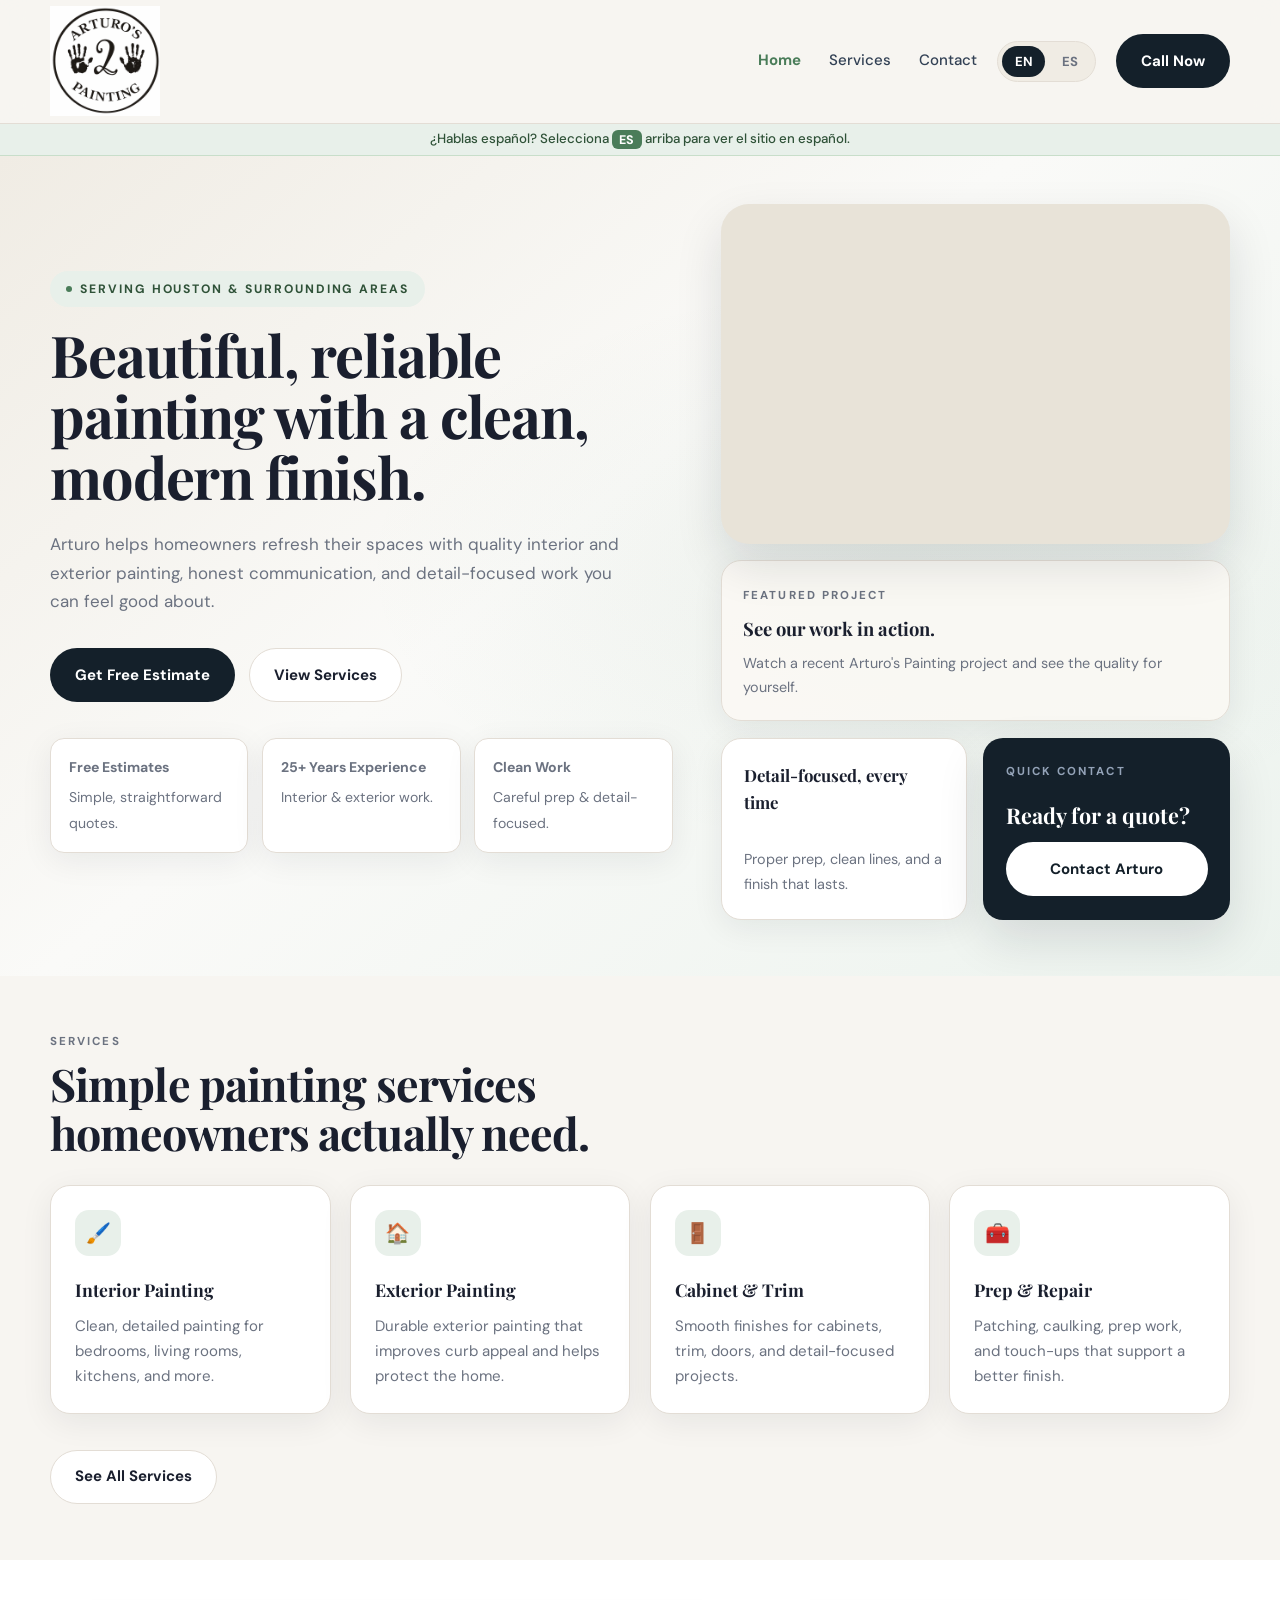
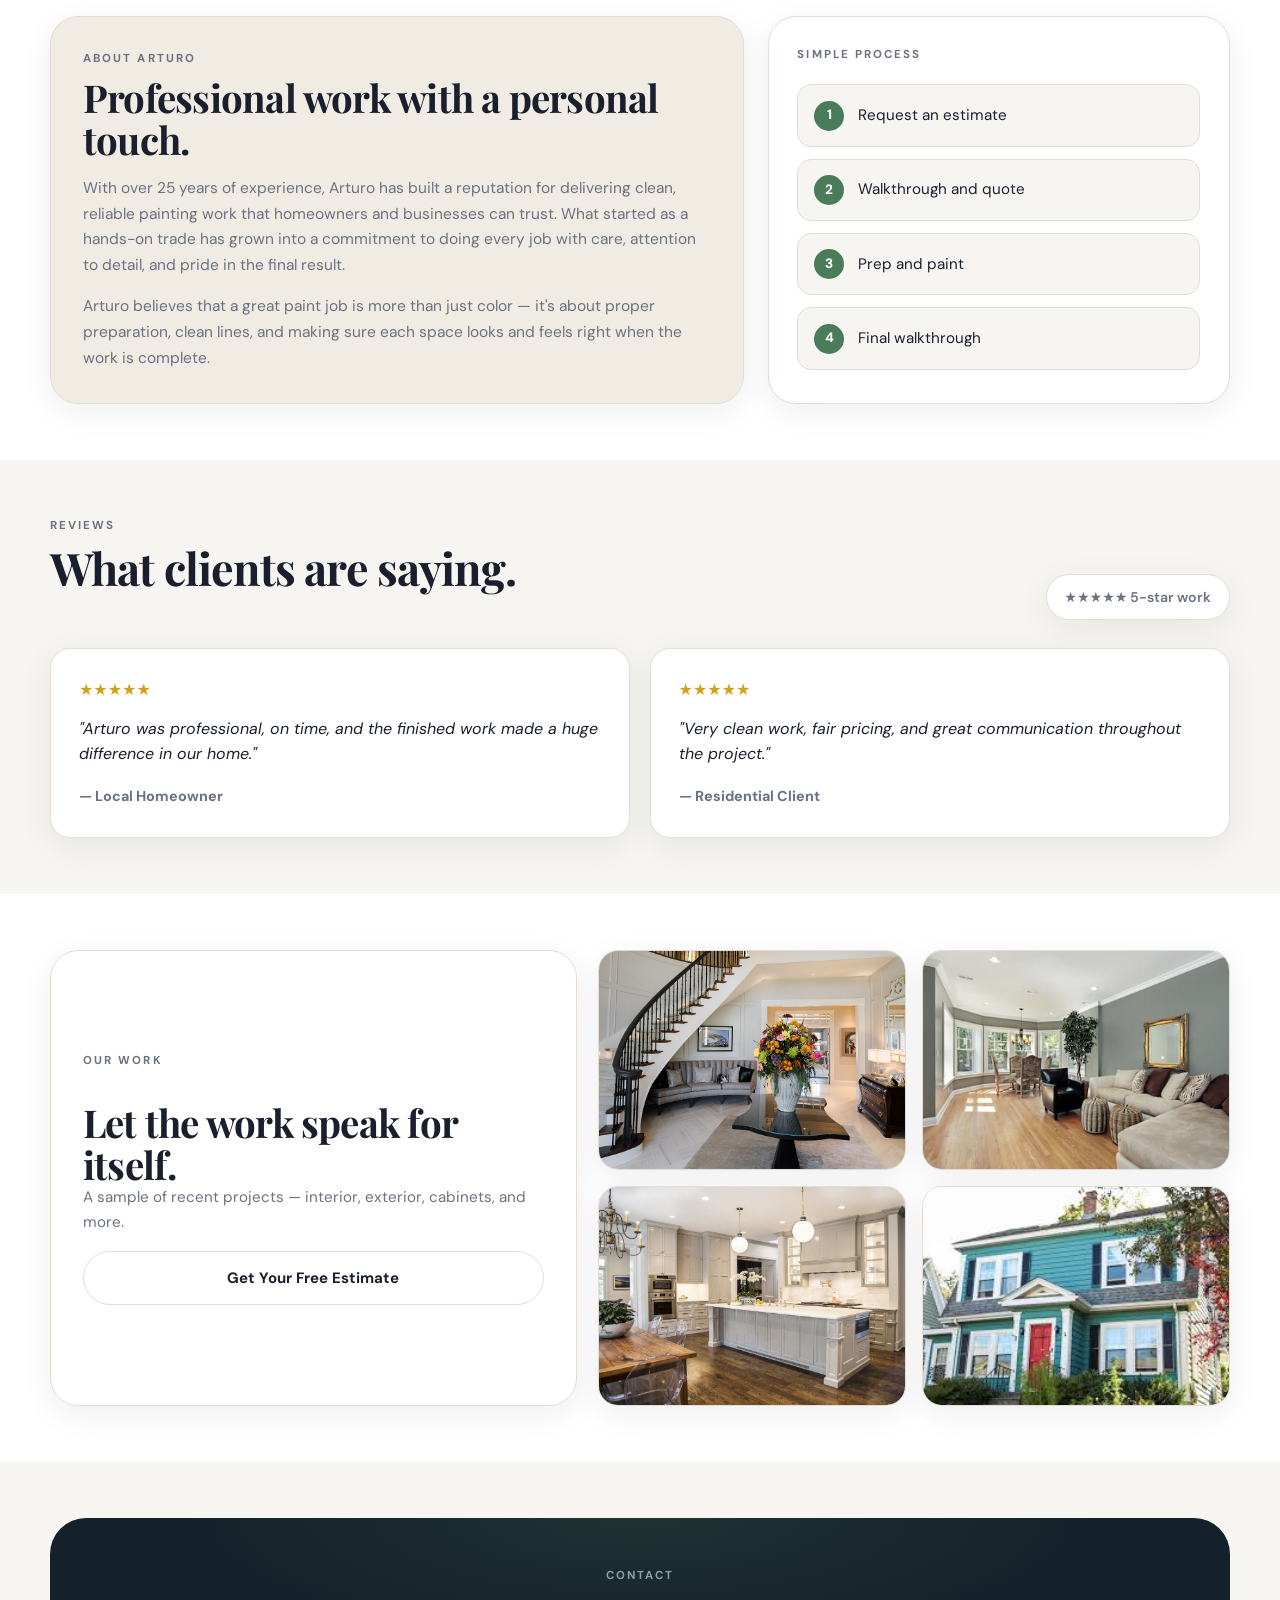
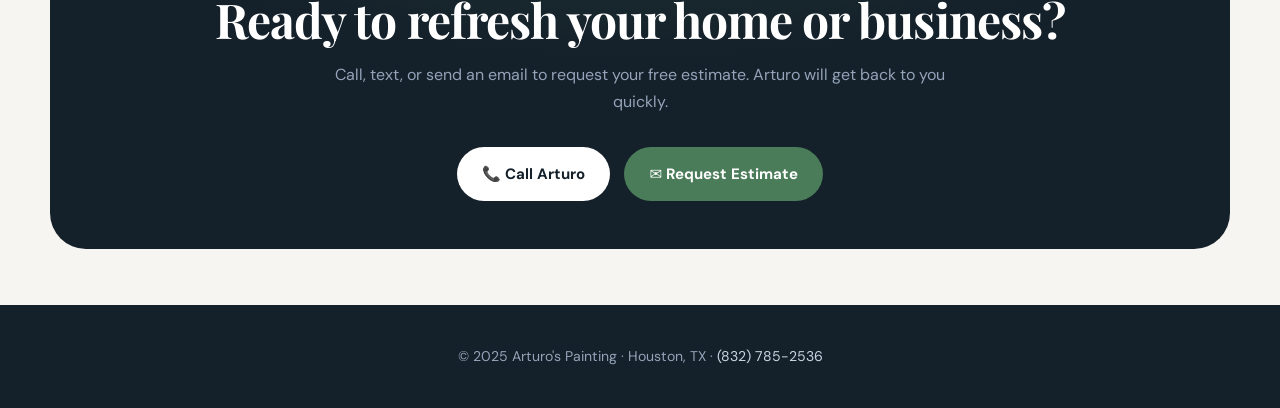
<file: index.html>
<!DOCTYPE html>
<html lang="en">
  <head>
    <meta charset="UTF-8" />
    <meta name="viewport" content="width=device-width, initial-scale=1.0" />
    <title>Arturo's Painting | Houston, TX</title>
    <meta name="description" content="Arturo's Painting provides interior and exterior painting with clean work, honest pricing, and reliable service in Houston, TX." />
    <meta name="theme-color" content="#14202a" />

    <!-- Open Graph -->
    <meta property="og:title" content="Arturo's Painting | Houston, TX" />
    <meta property="og:description" content="Interior & exterior painting with clean work, honest pricing, and reliable service." />
    <meta property="og:type" content="website" />
    <meta property="og:image" content="images/paintings/featured-photo.jpg" />

    <link rel="icon" type="image/x-icon" href="favicon.ico" />
    <link rel="icon" type="image/png" sizes="32x32" href="favicon-32x32.png" />
    <link rel="apple-touch-icon" sizes="180x180" href="apple-touch-icon.png" />
    <link rel="icon" type="image/png" sizes="192x192" href="favicon-192.png" />

    <link rel="preconnect" href="https://fonts.googleapis.com" />
    <link rel="preconnect" href="https://fonts.gstatic.com" crossorigin />
    <link rel="stylesheet" href="css/styles.css" />
  </head>
  <body>

    <header class="site-header">
      <div class="container header-inner">
        <a href="index.html" class="brand">
          <img src="images/newlogo.png" alt="Arturo's Painting Logo" class="nav-logo" />
        </a>

        <div class="nav-wrap">
          <button class="mobile-menu-btn" id="menuBtn" type="button" aria-expanded="false" aria-controls="mainNav" aria-label="Toggle navigation">
            <span class="hamburger">
              <span></span>
              <span></span>
              <span></span>
            </span>
          </button>

          <nav id="mainNav" role="navigation">
            <a href="index.html">
              <span class="lang-inline" data-lang="en">Home</span>
              <span class="lang-inline" data-lang="es">Inicio</span>
            </a>
            <a href="services.html">
              <span class="lang-inline" data-lang="en">Services</span>
              <span class="lang-inline" data-lang="es">Servicios</span>
            </a>
            <a href="#contact">
              <span class="lang-inline" data-lang="en">Contact</span>
              <span class="lang-inline" data-lang="es">Contacto</span>
            </a>
          </nav>

          <div class="lang-toggle" aria-label="Language toggle">
            <button class="active" data-set-lang="en" type="button">EN</button>
            <button data-set-lang="es" type="button">ES</button>
          </div>

          <a class="btn btn-primary desktop-call" href="tel:+18327852536">
            <span class="lang-inline" data-lang="en">Call Now</span>
            <span class="lang-inline" data-lang="es">Llamar</span>
          </a>
        </div>
      </div>
    </header>

    <div class="lang-nudge">
      <span class="lang-inline" data-lang="en">
        ¿Hablas español? Selecciona <strong>ES</strong> arriba para ver el sitio en español.
      </span>
      <span class="lang-inline" data-lang="es">
        Prefer English? Select <strong>EN</strong> above to view this site in English.
      </span>
    </div>

    <main>

      <!-- ── Hero ── -->
      <section class="hero">
        <div class="container hero-grid">

          <div>
            <div class="eyebrow">
              <span class="lang-inline" data-lang="en">Serving Houston & surrounding areas</span>
              <span class="lang-inline" data-lang="es">Sirviendo Houston y sus alrededores</span>
            </div>

            <div data-lang="en">
              <h2>Beautiful, reliable painting with a clean, modern finish.</h2>
              <p>Arturo helps homeowners refresh their spaces with quality interior and exterior painting, honest communication, and detail-focused work you can feel good about.</p>
            </div>

            <div data-lang="es">
              <h2>Pintura hermosa y confiable con un acabado limpio y moderno.</h2>
              <p>Arturo ayuda a los propietarios a renovar sus espacios con pintura de calidad, comunicación honesta y trabajo detallado en el que pueden confiar.</p>
            </div>

            <div class="hero-actions">
              <a class="btn btn-primary" href="#contact">
                <span class="lang-inline" data-lang="en">Get Free Estimate</span>
                <span class="lang-inline" data-lang="es">Solicitar estimado gratis</span>
              </a>
              <a class="btn btn-secondary" href="services.html">
                <span class="lang-inline" data-lang="en">View Services</span>
                <span class="lang-inline" data-lang="es">Ver servicios</span>
              </a>
            </div>

            <div class="quick-facts">
              <div class="fact-card">
                <strong>
                  <span class="lang-inline" data-lang="en">Free Estimates</span>
                  <span class="lang-inline" data-lang="es">Estimados gratis</span>
                </strong>
                <span>
                  <span class="lang-inline" data-lang="en">Simple, straightforward quotes.</span>
                  <span class="lang-inline" data-lang="es">Cotizaciones claras y directas.</span>
                </span>
              </div>
              <div class="fact-card">
                <strong>
                  <span class="lang-inline" data-lang="en">25+ Years Experience</span>
                  <span class="lang-inline" data-lang="es">+25 años de experiencia</span>
                </strong>
                <span>
                  <span class="lang-inline" data-lang="en">Interior & exterior work.</span>
                  <span class="lang-inline" data-lang="es">Trabajos de interior y exterior.</span>
                </span>
              </div>
              <div class="fact-card">
                <strong>
                  <span class="lang-inline" data-lang="en">Clean Work</span>
                  <span class="lang-inline" data-lang="es">Trabajo limpio</span>
                </strong>
                <span>
                  <span class="lang-inline" data-lang="en">Careful prep & detail-focused.</span>
                  <span class="lang-inline" data-lang="es">Preparación cuidadosa y detallada.</span>
                </span>
              </div>
            </div>
          </div>

          <div class="hero-visual">
            <div class="project-feature">
              <div class="project-panel video-panel">
                <div class="video-wrapper">
                  <iframe
                    src="https://www.youtube.com/embed/ID?rel=0&modestbranding=1"
                    title="Arturo's Painting Featured Video"
                    frameborder="0"
                    allow="accelerometer; autoplay; clipboard-write; encrypted-media; gyroscope; picture-in-picture"
                    allowfullscreen>
                  </iframe>
                </div>
              </div>

              <div class="project-note">
                <small>
                  <span class="lang-inline" data-lang="en">Featured project</span>
                  <span class="lang-inline" data-lang="es">Proyecto destacado</span>
                </small>
                <h3>
                  <span class="lang-inline" data-lang="en">See our work in action.</span>
                  <span class="lang-inline" data-lang="es">Mira nuestro trabajo en acción.</span>
                </h3>
                <p>
                  <span class="lang-inline" data-lang="en">Watch a recent Arturo's Painting project and see the quality for yourself.</span>
                  <span class="lang-inline" data-lang="es">Mira un proyecto reciente y comprueba la calidad por ti mismo.</span>
                </p>
              </div>
            </div>

            <div class="hero-bottom-cards">
              <div class="feature-box">
                <h3>
                  <span class="lang-inline" data-lang="en">Detail-focused, every time</span>
                  <span class="lang-inline" data-lang="es">Detalle en cada proyecto</span>
                </h3>
                <p>
                  <span class="lang-inline" data-lang="en">Proper prep, clean lines, and a finish that lasts.</span>
                  <span class="lang-inline" data-lang="es">Buena preparación, líneas limpias y un acabado duradero.</span>
                </p>
              </div>

              <div class="contact-card">
                <div class="section-label light-label">
                  <span class="lang-inline" data-lang="en">Quick contact</span>
                  <span class="lang-inline" data-lang="es">Contacto rápido</span>
                </div>
                <h3>
                  <span class="lang-inline" data-lang="en">Ready for a quote?</span>
                  <span class="lang-inline" data-lang="es">¿Listo para un estimado?</span>
                </h3>
                <a class="btn btn-light" href="#contact">
                  <span class="lang-inline" data-lang="en">Contact Arturo</span>
                  <span class="lang-inline" data-lang="es">Contactar a Arturo</span>
                </a>
              </div>
            </div>
          </div>

        </div>
      </section>

      <!-- ── Services Overview ── -->
      <section class="section">
        <div class="container">
          <div class="section-heading">
            <div class="section-label">
              <span class="lang-inline" data-lang="en">Services</span>
              <span class="lang-inline" data-lang="es">Servicios</span>
            </div>
            <div data-lang="en"><h2>Simple painting services homeowners actually need.</h2></div>
            <div data-lang="es"><h2>Servicios de pintura simples que los propietarios realmente necesitan.</h2></div>
          </div>

          <div class="services-grid">
            <article class="card">
              <div class="icon">🖌️</div>
              <div data-lang="en">
                <h3>Interior Painting</h3>
                <p>Clean, detailed painting for bedrooms, living rooms, kitchens, and more.</p>
              </div>
              <div data-lang="es">
                <h3>Pintura interior</h3>
                <p>Pintura limpia y detallada para recámaras, salas, cocinas y más.</p>
              </div>
            </article>

            <article class="card">
              <div class="icon">🏠</div>
              <div data-lang="en">
                <h3>Exterior Painting</h3>
                <p>Durable exterior painting that improves curb appeal and helps protect the home.</p>
              </div>
              <div data-lang="es">
                <h3>Pintura exterior</h3>
                <p>Pintura exterior duradera que mejora la vista de la casa y ayuda a protegerla.</p>
              </div>
            </article>

            <article class="card">
              <div class="icon">🚪</div>
              <div data-lang="en">
                <h3>Cabinet &amp; Trim</h3>
                <p>Smooth finishes for cabinets, trim, doors, and detail-focused projects.</p>
              </div>
              <div data-lang="es">
                <h3>Gabinetes y molduras</h3>
                <p>Acabados lisos para gabinetes, molduras, puertas y detalles finos.</p>
              </div>
            </article>

            <article class="card">
              <div class="icon">🧰</div>
              <div data-lang="en">
                <h3>Prep &amp; Repair</h3>
                <p>Patching, caulking, prep work, and touch-ups that support a better finish.</p>
              </div>
              <div data-lang="es">
                <h3>Preparación y reparación</h3>
                <p>Resanes, calafateo, preparación y retoques para un mejor acabado.</p>
              </div>
            </article>
          </div>

          <div class="section-cta">
            <a class="btn btn-secondary" href="services.html">
              <span class="lang-inline" data-lang="en">See All Services</span>
              <span class="lang-inline" data-lang="es">Ver todos los servicios</span>
            </a>
          </div>
        </div>
      </section>

      <!-- ── About / Process ── -->
      <section class="section alt-section">
        <div class="container">
          <div class="about-layout">
            <div class="about-box">
              <div class="section-label">
                <span class="lang-inline" data-lang="en">About Arturo</span>
                <span class="lang-inline" data-lang="es">Sobre Arturo</span>
              </div>
              <div data-lang="en">
                <h2 class="section-title">Professional work with a personal touch.</h2>
                <p>With over 25 years of experience, Arturo has built a reputation for delivering clean, reliable painting work that homeowners and businesses can trust. What started as a hands-on trade has grown into a commitment to doing every job with care, attention to detail, and pride in the final result.</p>
                <p>Arturo believes that a great paint job is more than just color — it's about proper preparation, clean lines, and making sure each space looks and feels right when the work is complete.</p>
              </div>
              <div data-lang="es">
                <h2 class="section-title">Trabajo profesional con un toque personal.</h2>
                <p>Con más de 25 años de experiencia, Arturo ha construido una reputación basada en ofrecer trabajos de pintura limpios y confiables en los que los clientes pueden confiar. Lo que comenzó como un oficio práctico se ha convertido en un compromiso de realizar cada proyecto con cuidado y orgullo por el resultado final.</p>
                <p>Arturo cree que un buen trabajo de pintura es más que solo color — se trata de una preparación adecuada, líneas limpias y de asegurar que cada espacio luzca y se sienta bien al terminar.</p>
              </div>
            </div>

            <div class="why-box">
              <div class="section-label">
                <span class="lang-inline" data-lang="en">Simple process</span>
                <span class="lang-inline" data-lang="es">Proceso simple</span>
              </div>
              <div class="why-list">
                <div class="why-item">
                  <span class="check">1</span>
                  <p>
                    <span class="lang-inline" data-lang="en">Request an estimate</span>
                    <span class="lang-inline" data-lang="es">Solicita un estimado</span>
                  </p>
                </div>
                <div class="why-item">
                  <span class="check">2</span>
                  <p>
                    <span class="lang-inline" data-lang="en">Walkthrough and quote</span>
                    <span class="lang-inline" data-lang="es">Revisión y cotización</span>
                  </p>
                </div>
                <div class="why-item">
                  <span class="check">3</span>
                  <p>
                    <span class="lang-inline" data-lang="en">Prep and paint</span>
                    <span class="lang-inline" data-lang="es">Preparación y pintura</span>
                  </p>
                </div>
                <div class="why-item">
                  <span class="check">4</span>
                  <p>
                    <span class="lang-inline" data-lang="en">Final walkthrough</span>
                    <span class="lang-inline" data-lang="es">Revisión final</span>
                  </p>
                </div>
              </div>
            </div>
          </div>
        </div>
      </section>

      <!-- ── Testimonials ── -->
      <section class="section">
        <div class="container">
          <div class="reviews-head">
            <div class="section-heading no-margin">
              <div class="section-label">
                <span class="lang-inline" data-lang="en">Reviews</span>
                <span class="lang-inline" data-lang="es">Reseñas</span>
              </div>
              <div data-lang="en"><h2>What clients are saying.</h2></div>
              <div data-lang="es"><h2>Lo que dicen los clientes.</h2></div>
            </div>
            <div class="pill">★★★★★ 5-star work</div>
          </div>

          <div class="testimonial-grid">
            <article class="testimonial">
              <div class="stars">★★★★★</div>
              <div data-lang="en">
                <p>"Arturo was professional, on time, and the finished work made a huge difference in our home."</p>
                <strong>— Local Homeowner</strong>
              </div>
              <div data-lang="es">
                <p>"Arturo fue profesional, puntual y el trabajo final hizo una gran diferencia en nuestra casa."</p>
                <strong>— Cliente local</strong>
              </div>
            </article>

            <article class="testimonial">
              <div class="stars">★★★★★</div>
              <div data-lang="en">
                <p>"Very clean work, fair pricing, and great communication throughout the project."</p>
                <strong>— Residential Client</strong>
              </div>
              <div data-lang="es">
                <p>"Trabajo muy limpio, precio justo y excelente comunicación durante todo el proyecto."</p>
                <strong>— Cliente residencial</strong>
              </div>
            </article>
          </div>
        </div>
      </section>

      <!-- ── Work Preview ── -->
      <section class="section alt-section">
        <div class="container">
          <div class="gallery-grid">
            <div class="gallery-copy">
              <div class="section-label">
                <span class="lang-inline" data-lang="en">Our work</span>
                <span class="lang-inline" data-lang="es">Nuestro trabajo</span>
              </div>
              <div data-lang="en">
                <h2 class="section-title">Let the work speak for itself.</h2>
                <p>A sample of recent projects — interior, exterior, cabinets, and more.</p>
              </div>
              <div data-lang="es">
                <h2 class="section-title">Deja que el trabajo hable por sí solo.</h2>
                <p>Una muestra de proyectos recientes — interior, exterior, gabinetes y más.</p>
              </div>
              <a class="btn btn-secondary" href="#contact">
                <span class="lang-inline" data-lang="en">Get Your Free Estimate</span>
                <span class="lang-inline" data-lang="es">Solicitar estimado gratis</span>
              </a>
            </div>

            <div class="mini-gallery">
              <div class="gallery-card">
                <img src="images/paintings/pre3.jpg" alt="Exterior painting project by Arturo" />
              </div>
              <div class="gallery-card">
                <img src="images/paintings/pre1.jpg" alt="Interior painting project by Arturo" />
              </div>
              <div class="gallery-card">
                <img src="images/paintings/cab1.jpg" alt="Cabinet painting project by Arturo" />
              </div>
              <div class="gallery-card">
                <img src="images/paintings/ext1.jpg" alt="Exterior house painting by Arturo" />
              </div>
            </div>
          </div>
        </div>
      </section>

      <!-- ── Contact ── -->
      <section class="section" id="contact">
        <div class="container">
          <div class="contact-band">
            <div class="section-label light-label">
              <span class="lang-inline" data-lang="en">Contact</span>
              <span class="lang-inline" data-lang="es">Contacto</span>
            </div>
            <div data-lang="en">
              <h2 class="section-title">Ready to refresh your home or business?</h2>
              <p>Call, text, or send an email to request your free estimate. Arturo will get back to you quickly.</p>
            </div>
            <div data-lang="es">
              <h2 class="section-title">¿Listo para renovar tu casa o negocio?</h2>
              <p>Llama, manda mensaje o envía un correo para pedir tu estimado gratis. Arturo te responderá pronto.</p>
            </div>
            <div class="contact-actions">
              <a class="btn btn-light" href="tel:+18327852536">
                <span class="lang-inline" data-lang="en">📞 Call Arturo</span>
                <span class="lang-inline" data-lang="es">📞 Llamar a Arturo</span>
              </a>
              <a class="btn btn-accent" href="mailto:gnajellie@gmail.com">
                <span class="lang-inline" data-lang="en">✉️ Request Estimate</span>
                <span class="lang-inline" data-lang="es">✉️ Solicitar estimado</span>
              </a>
            </div>
          </div>
        </div>
      </section>

    </main>

    <footer class="site-footer">
      <div class="container">
        <p>
          <span class="lang-inline" data-lang="en">© 2025 Arturo's Painting · Houston, TX · <a href="tel:+18327852536">(832) 785-2536</a></span>
          <span class="lang-inline" data-lang="es">© 2025 Arturo's Painting · Houston, TX · <a href="tel:+18327852536">(832) 785-2536</a></span>
        </p>
      </div>
    </footer>

    <a class="floating-call" href="tel:+18327852536" aria-label="Call Arturo">
      <span class="lang-inline" data-lang="en">📞 Call Arturo</span>
      <span class="lang-inline" data-lang="es">📞 Llamar a Arturo</span>
    </a>

    <script src="js/script.js"></script>
  </body>
</html>
</file>
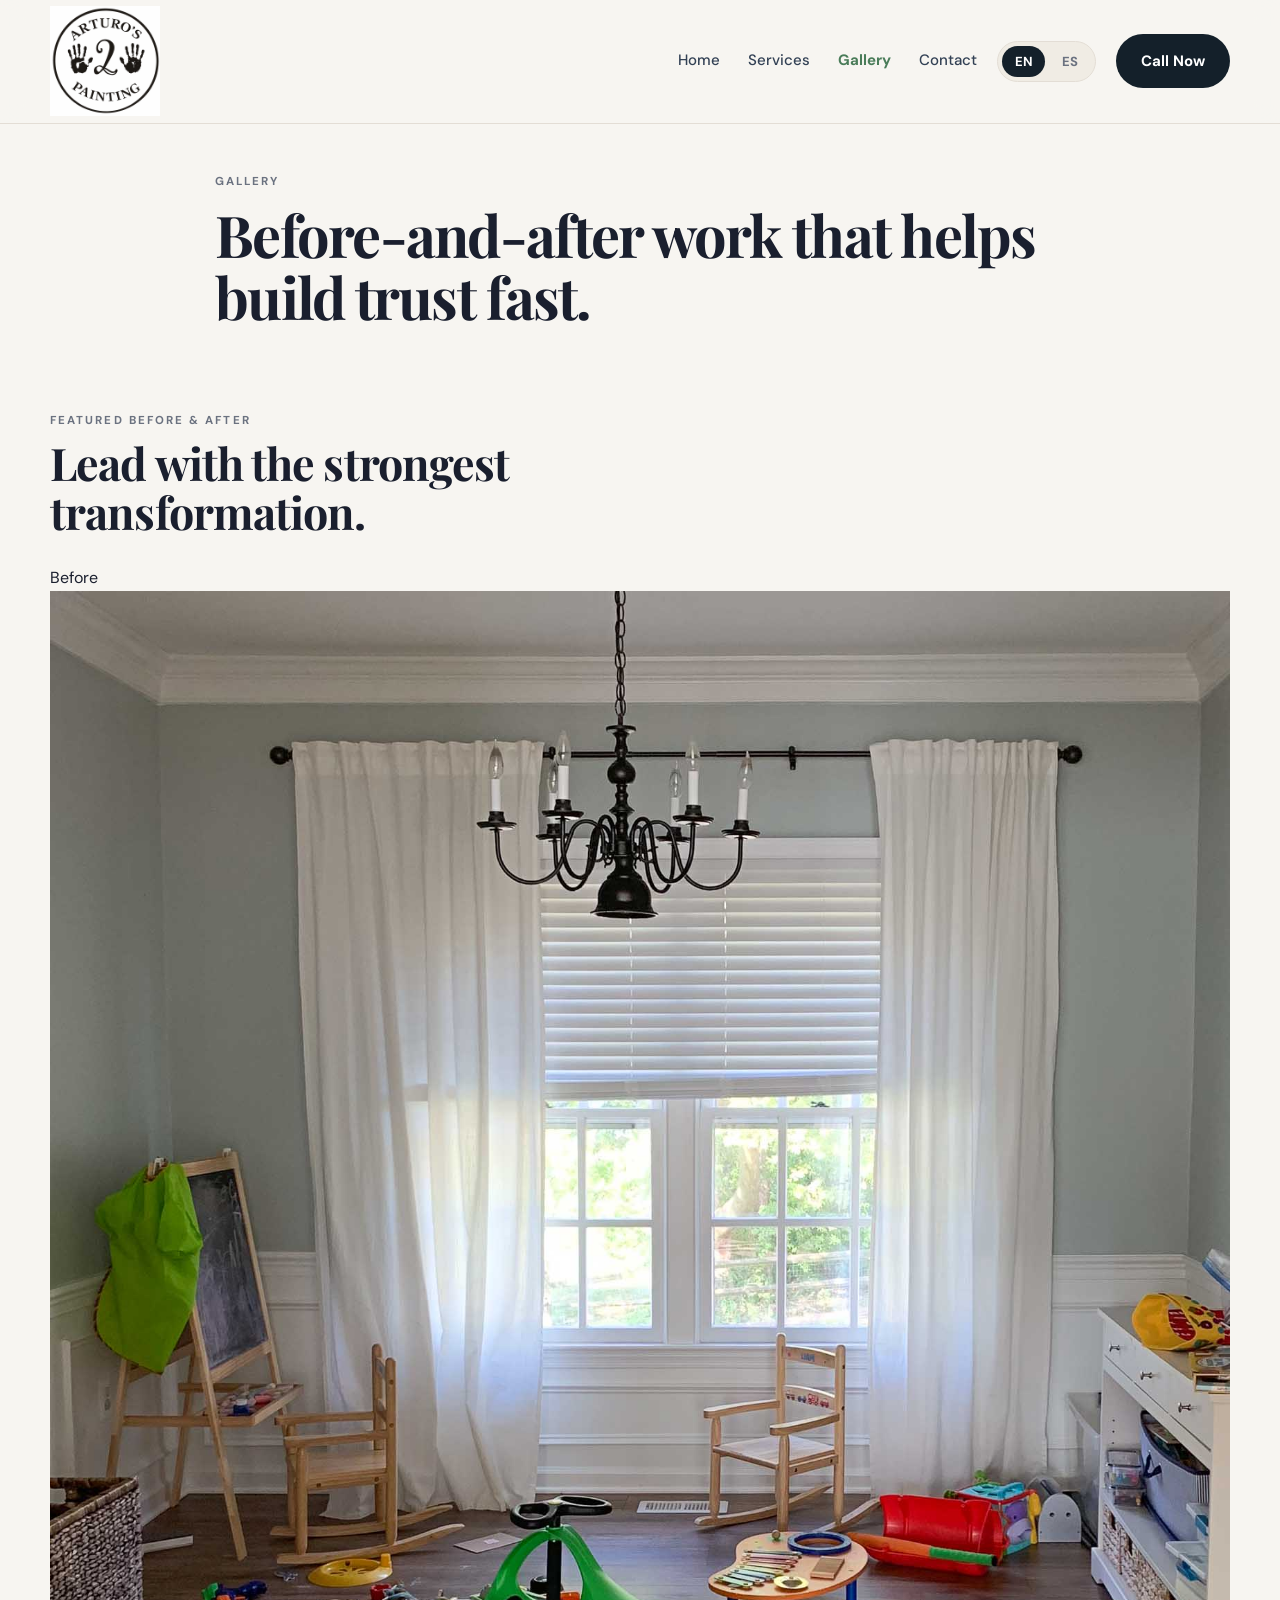
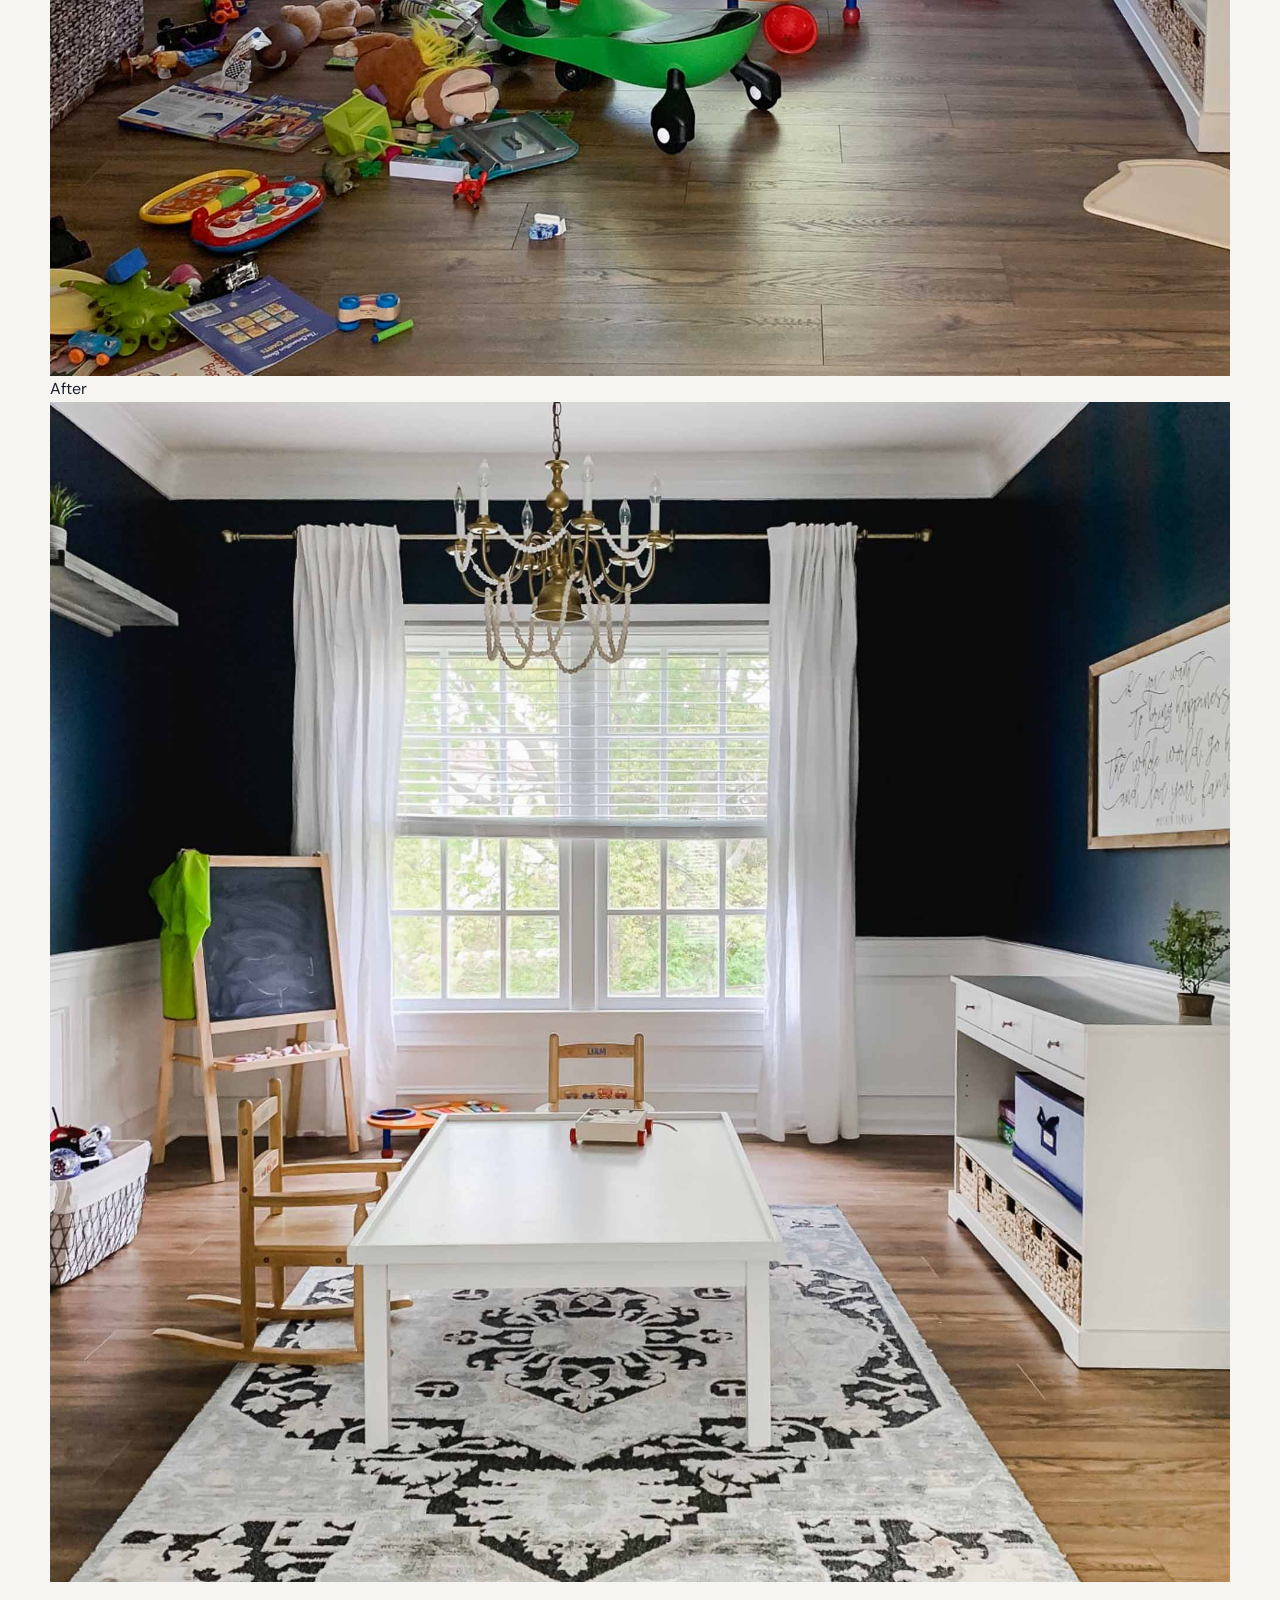
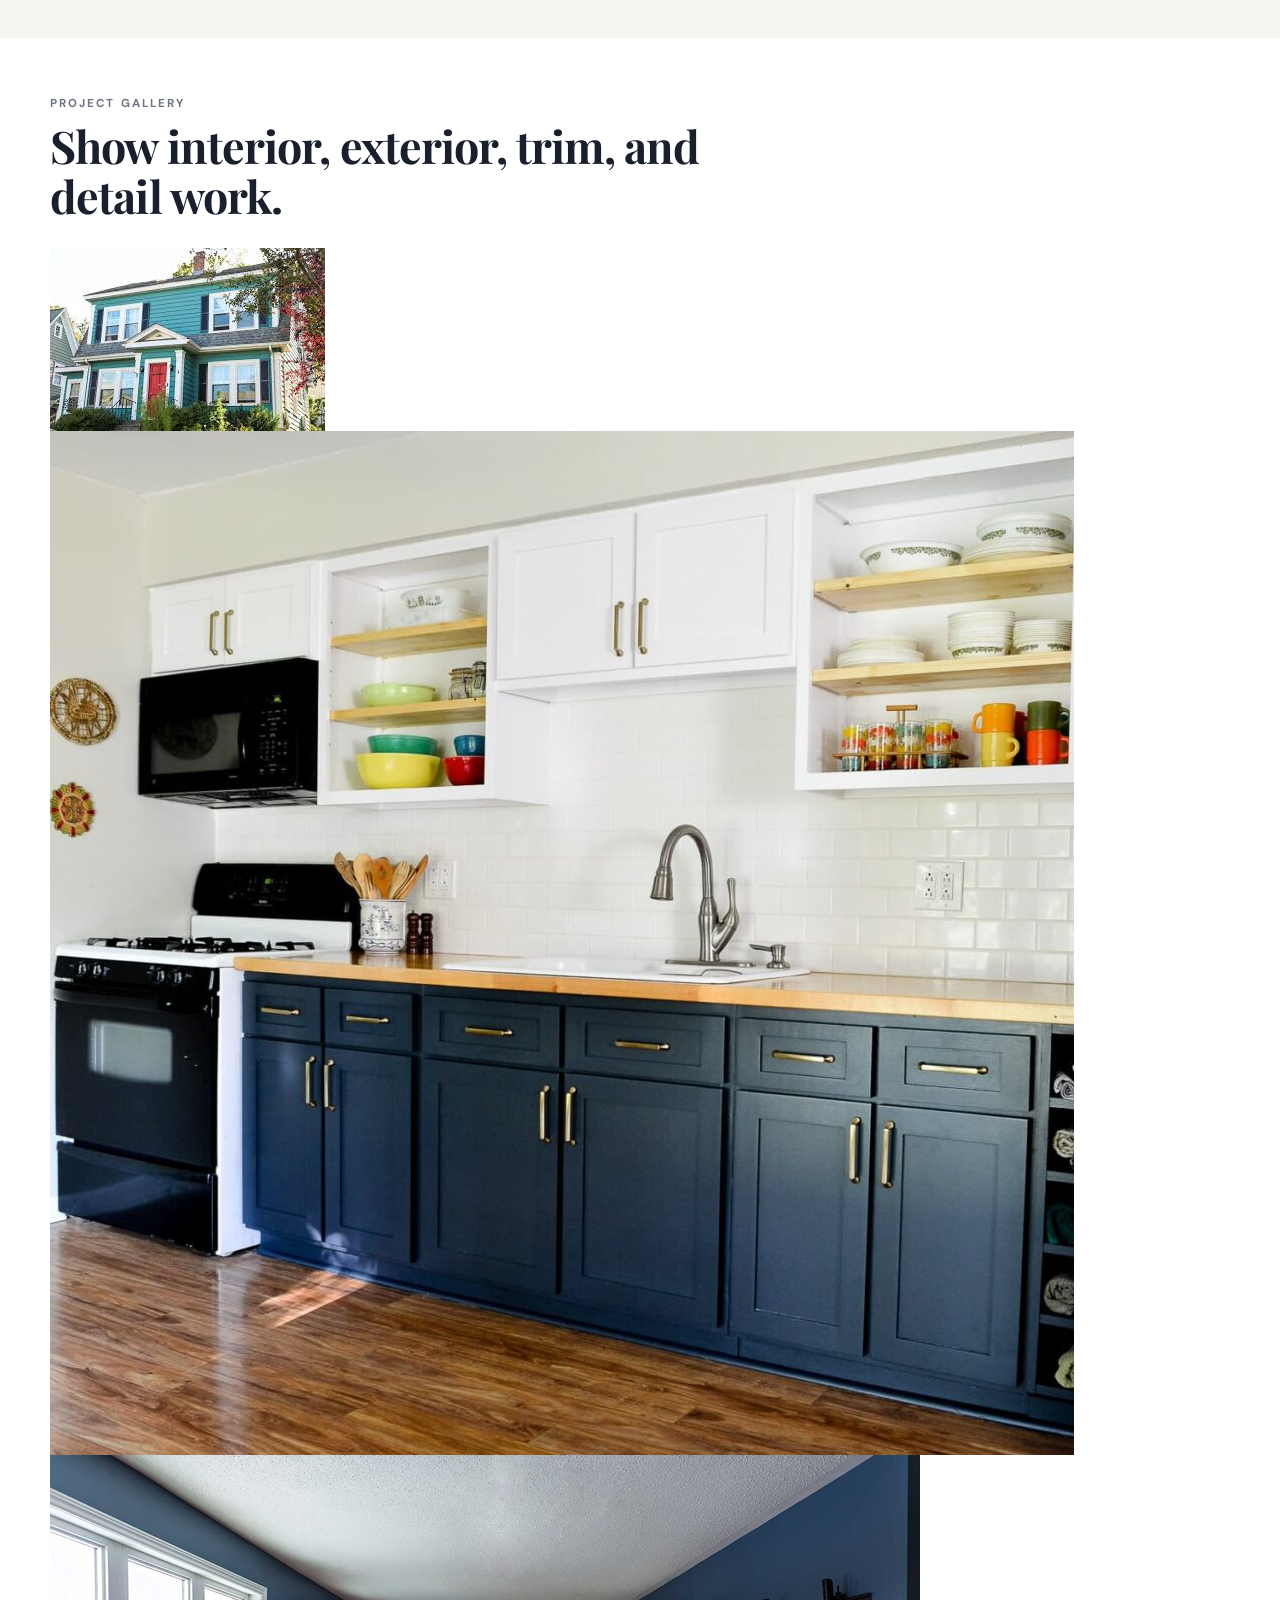
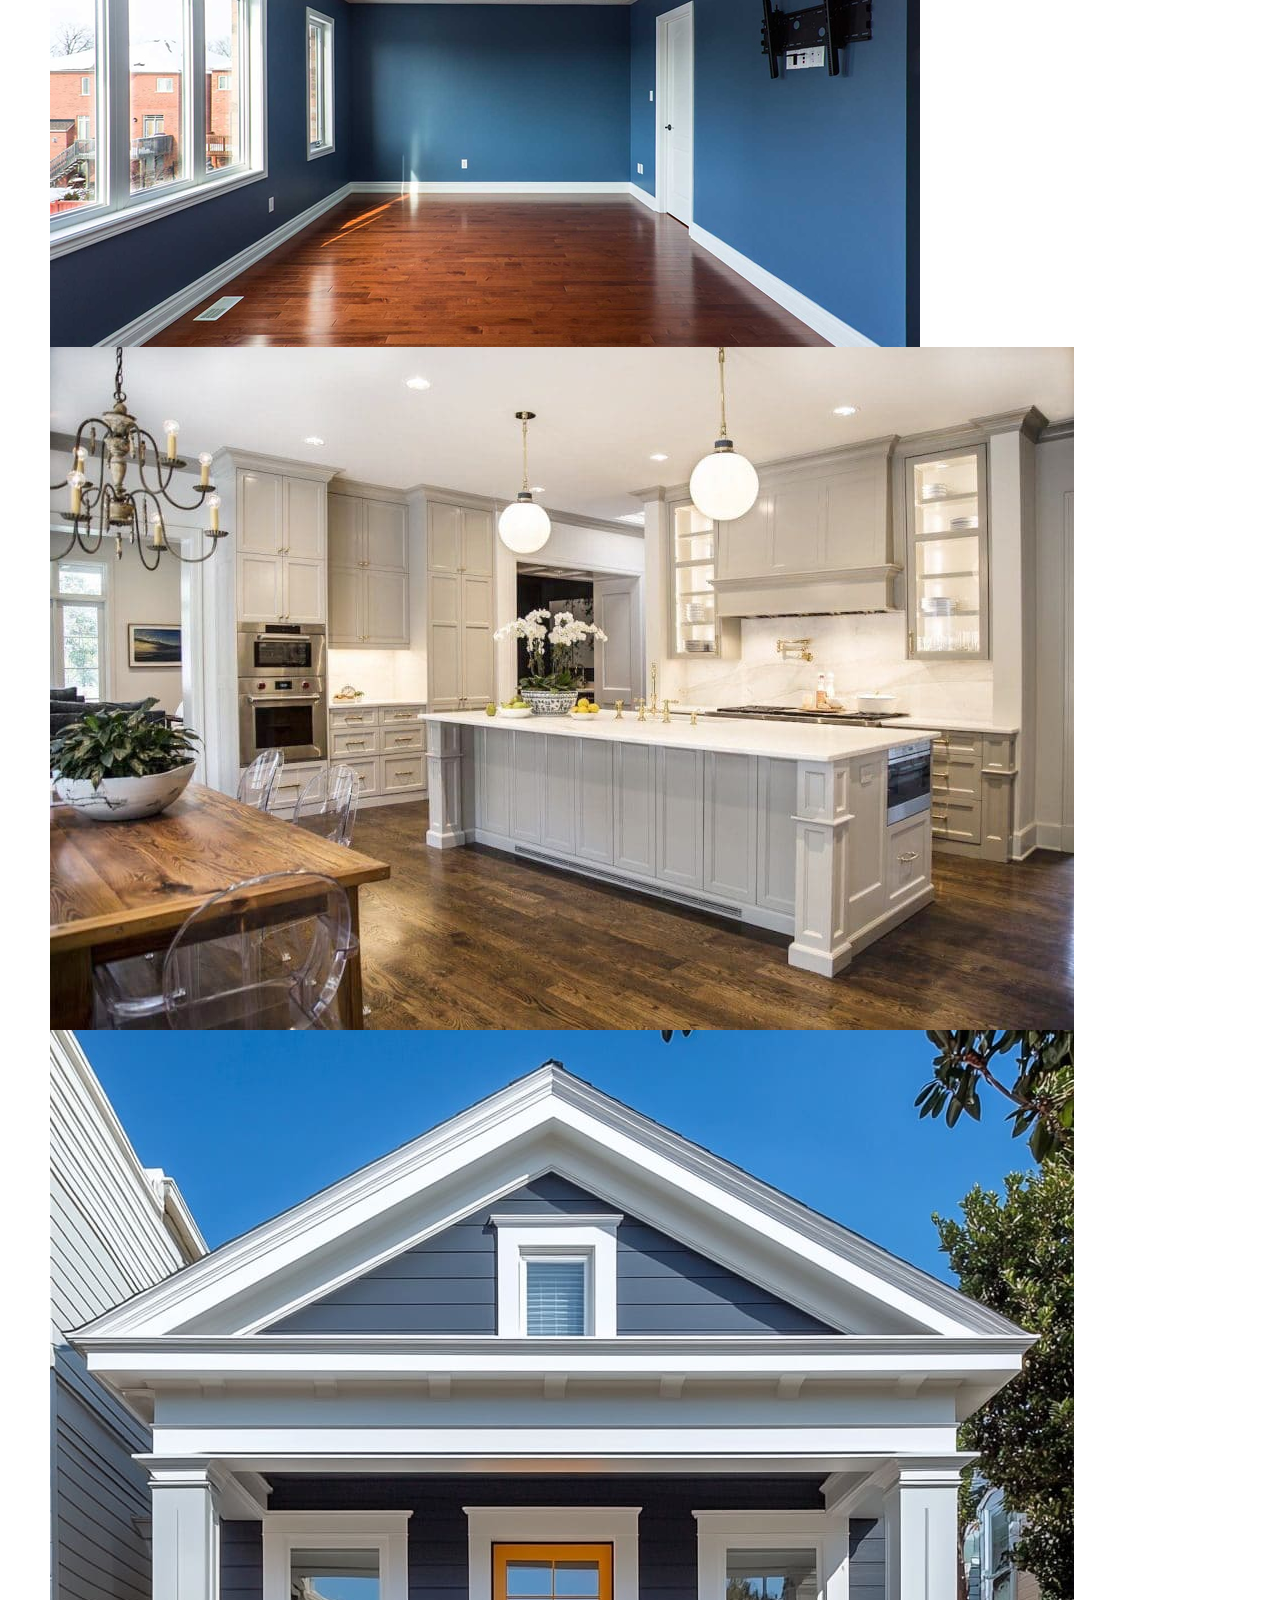
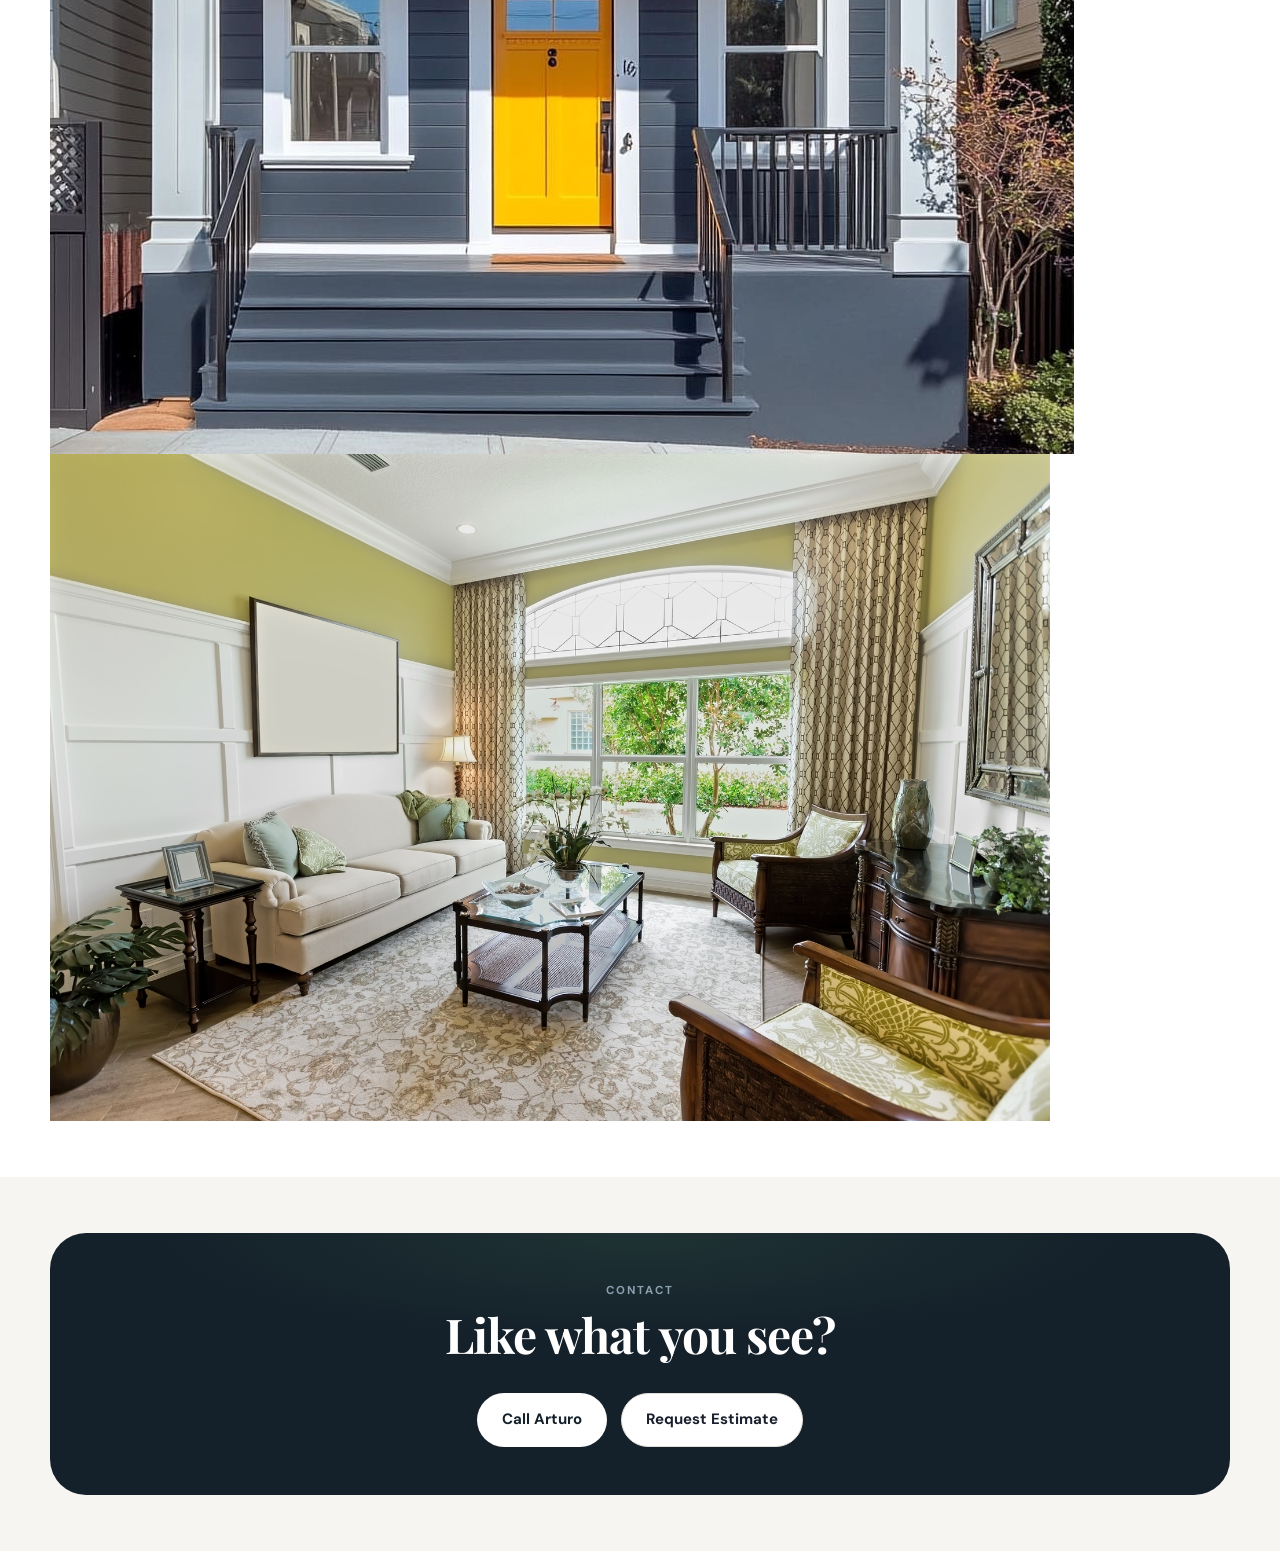
<file: gallery.html>
<!DOCTYPE html>
<html lang="en">
  <head>
    <meta charset="UTF-8" />
    <meta name="viewport" content="width=device-width, initial-scale=1.0" />
    <title>Gallery | Arturo's Painting</title>
    <meta
      name="description"
      content="See Arturo's painting work through before and after photos and project gallery images."
    />
    <link rel="stylesheet" href="css/styles.css" />
  </head>
  <body>
    <header class="site-header">
      <div class="container header-inner">
        <a href="index.html" class="brand">
          <img src="images/newlogo.png" alt="Arturo's Painting Logo" class="nav-logo" />
        </a>

        <div class="nav-wrap">
          <button class="mobile-menu-btn" id="menuBtn" type="button">Menu</button>

          <nav id="mainNav">
            <a href="index.html">
              <span class="lang-inline" data-lang="en">Home</span>
              <span class="lang-inline" data-lang="es">Inicio</span>
            </a>
            <a href="services.html">
              <span class="lang-inline" data-lang="en">Services</span>
              <span class="lang-inline" data-lang="es">Servicios</span>
            </a>
            <a href="gallery.html">
              <span class="lang-inline" data-lang="en">Gallery</span>
              <span class="lang-inline" data-lang="es">Galería</span>
            </a>
            <a href="index.html#contact">
              <span class="lang-inline" data-lang="en">Contact</span>
              <span class="lang-inline" data-lang="es">Contacto</span>
            </a>
          </nav>

          <div class="lang-toggle" aria-label="Language toggle">
            <button class="active" data-set-lang="en" type="button">EN</button>
            <button data-set-lang="es" type="button">ES</button>
          </div>

          <a class="btn btn-primary desktop-call" href="tel:+8327852536">
            <span class="lang-inline" data-lang="en">Call Now</span>
            <span class="lang-inline" data-lang="es">Llamar</span>
          </a>
        </div>
      </div>
    </header>

    <main>
      <section class="page-hero">
        <div class="container narrow">
          <div class="section-label">
            <span class="lang-inline" data-lang="en">Gallery</span>
            <span class="lang-inline" data-lang="es">Galería</span>
          </div>

          <div data-lang="en">
            <h2>Before-and-after work that helps build trust fast.</h2>
          </div>

          <div data-lang="es">
            <h2>Trabajos de antes y después que ayudan a generar confianza rápidamente.</h2>
          </div>
        </div>
      </section>

      <section class="section">
        <div class="container">
          <div class="section-heading">
            <div class="section-label">
              <span class="lang-inline" data-lang="en">Featured before & after</span>
              <span class="lang-inline" data-lang="es">Antes y después destacado</span>
            </div>

            <div data-lang="en">
              <h2>Lead with the strongest transformation.</h2>
            </div>

            <div data-lang="es">
              <h2>Empieza con la transformación más fuerte.</h2>
            </div>
          </div>

          <div class="before-after-grid">
            <div class="before-after-card">
              <span class="ba-label">
                <span class="lang-inline" data-lang="en">Before</span>
                <span class="lang-inline" data-lang="es">Antes</span>
              </span>
              <img src="images/paintings/bf1.jpg" alt="Before painting project" />
            </div>

            <div class="before-after-card">
              <span class="ba-label">
                <span class="lang-inline" data-lang="en">After</span>
                <span class="lang-inline" data-lang="es">Después</span>
              </span>
              <img src="images/paintings/bf2.jpg" alt="After painting project" />
            </div>
          </div>
        </div>
      </section>

      <section class="section alt-section">
        <div class="container">
          <div class="section-heading">
            <div class="section-label">
              <span class="lang-inline" data-lang="en">Project gallery</span>
              <span class="lang-inline" data-lang="es">Galería de proyectos</span>
            </div>

            <div data-lang="en">
              <h2>Show interior, exterior, trim, and detail work.</h2>
            </div>

            <div data-lang="es">
              <h2>Muestra trabajos de interior, exterior, molduras y detalles.</h2>
            </div>
          </div>

          <div class="photo-grid">
            <div class="photo-tile"><img src="images/paintings/ext1.jpg" alt="Painting project" /></div>
            <div class="photo-tile"><img src="images/paintings/cab2.jpg" alt="Painting project" /></div>
            <div class="photo-tile"><img src="images/paintings/int1.jpg" alt="Painting project" /></div>
            <div class="photo-tile"><img src="images/paintings/cab1.jpg" alt="Painting project" /></div>
            <div class="photo-tile"><img src="images/paintings/ext3.jpg" alt="Painting project" /></div>
            <div class="photo-tile"><img src="images/paintings/int2.jpg" alt="Painting project" /></div>
          </div>
        </div>
      </section>

      <section class="section">
        <div class="container">
          <div class="contact-band">
            <div class="section-label light-label">
              <span class="lang-inline" data-lang="en">Contact</span>
              <span class="lang-inline" data-lang="es">Contacto</span>
            </div>

            <div data-lang="en">
              <h2 class="section-title">Like what you see?</h2>
            </div>

            <div data-lang="es">
              <h2 class="section-title">¿Te gusta lo que ves?</h2>
            </div>

            <div class="contact-actions">
              <a class="btn btn-light" href="tel:+8327852536">
                <span class="lang-inline" data-lang="en">Call Arturo</span>
                <span class="lang-inline" data-lang="es">Llamar a Arturo</span>
              </a>
              <a class="btn btn-secondary" href="index.html#contact">
                <span class="lang-inline" data-lang="en">Request Estimate</span>
                <span class="lang-inline" data-lang="es">Solicitar estimado</span>
              </a>
            </div>
          </div>
        </div>
      </section>
    </main>

    <a class="floating-call" href="tel:+8327852536">
      <span class="lang-inline" data-lang="en">Call Arturo</span>
      <span class="lang-inline" data-lang="es">Llamar a Arturo</span>
    </a>

    <script src="js/script.js"></script>
  </body>
</html>
</file>
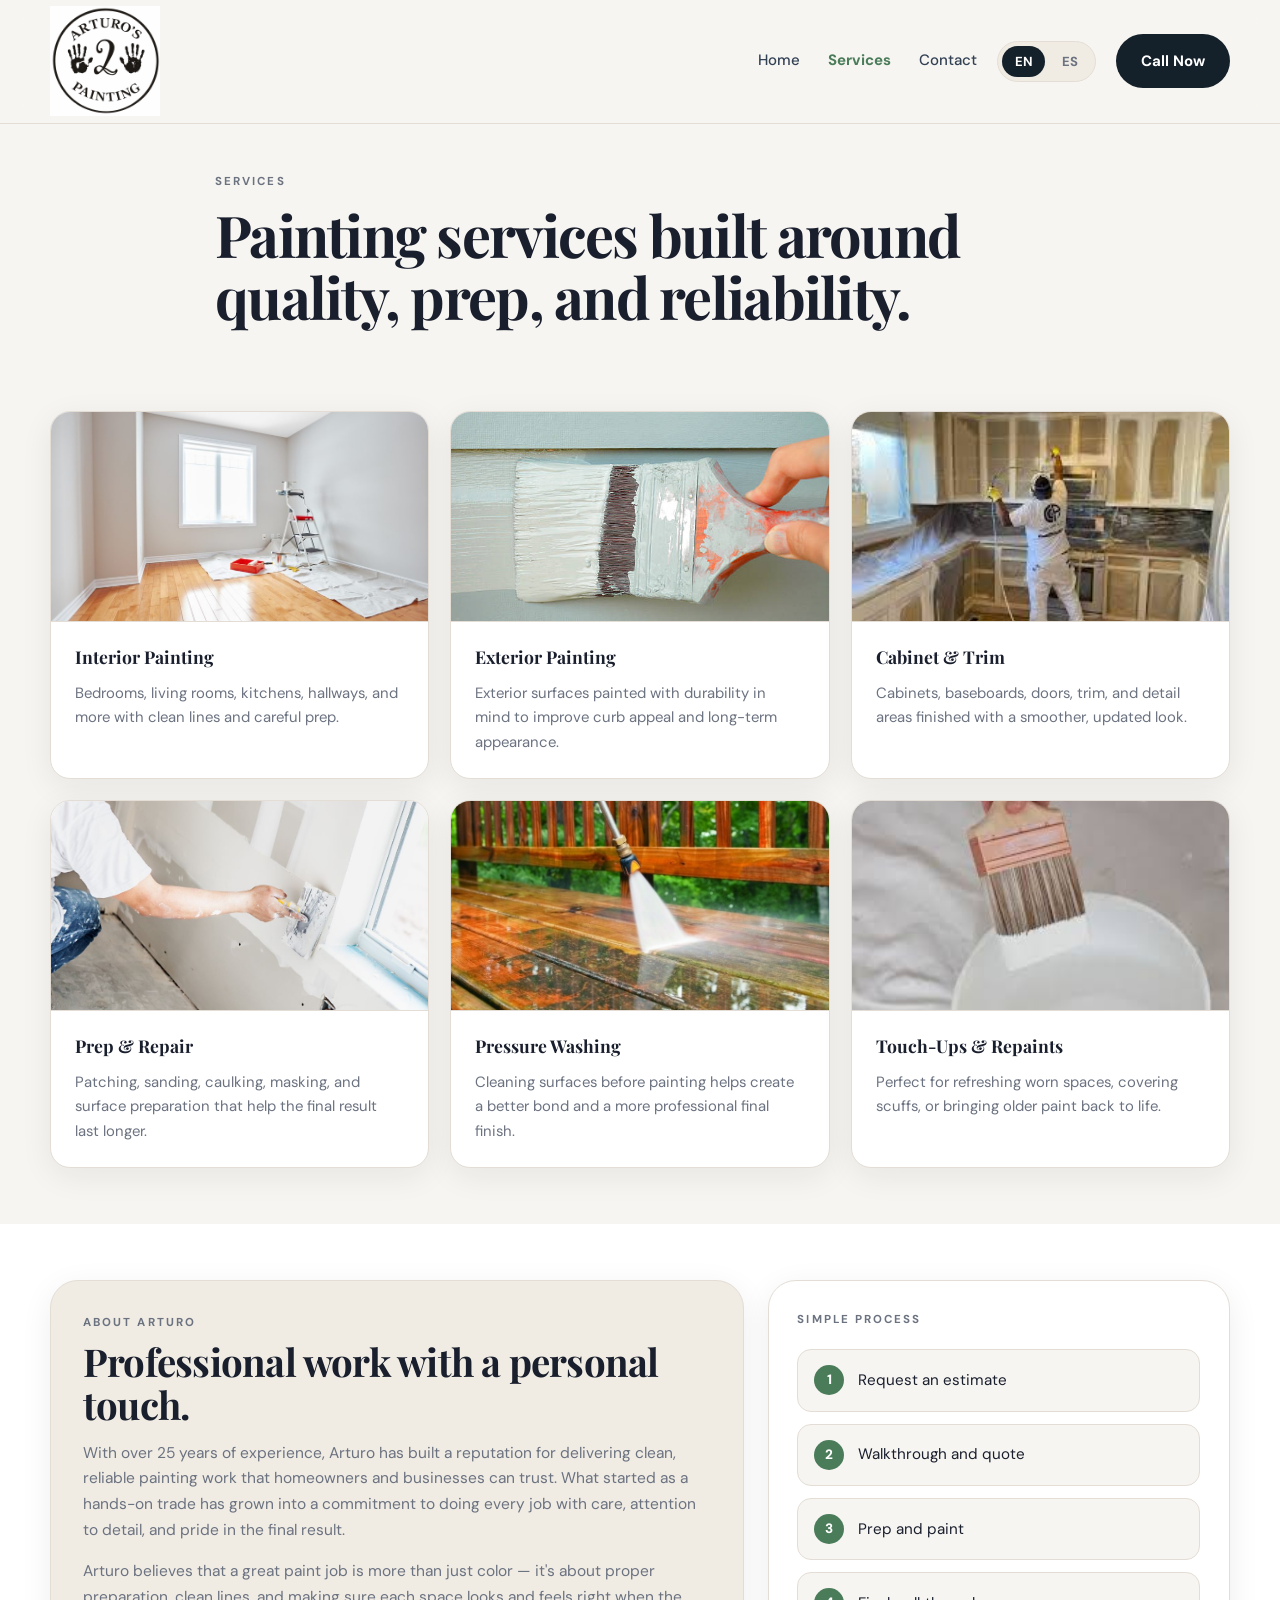
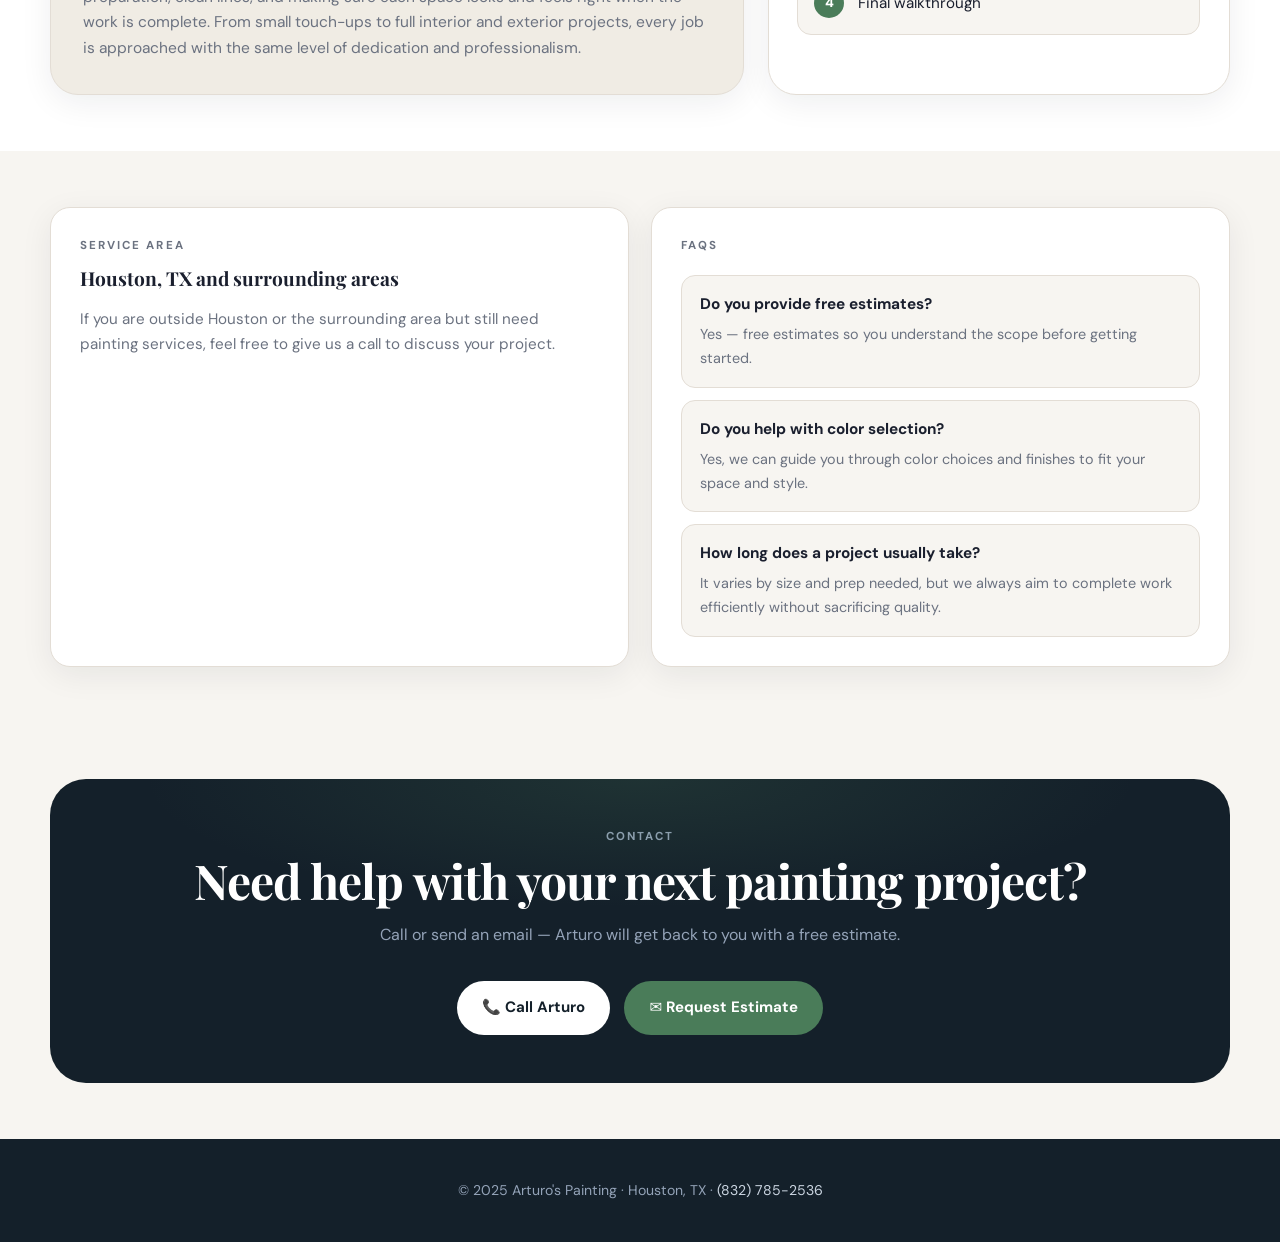
<file: services.html>
<!DOCTYPE html>
<html lang="en">
  <head>
    <meta charset="UTF-8" />
    <meta name="viewport" content="width=device-width, initial-scale=1.0" />
    <title>Services | Arturo's Painting · Houston, TX</title>
    <meta name="description" content="Learn more about Arturo's painting services — interior, exterior, cabinets, prep, pressure washing, and touch-ups in Houston, TX." />
    <meta name="theme-color" content="#14202a" />

    <meta property="og:title" content="Services | Arturo's Painting" />
    <meta property="og:description" content="Interior & exterior painting, cabinet & trim, prep & repair, pressure washing, and touch-ups." />
    <meta property="og:type" content="website" />

    <link rel="icon" type="image/x-icon" href="favicon.ico" />
    <link rel="icon" type="image/png" sizes="32x32" href="favicon-32x32.png" />
    <link rel="apple-touch-icon" sizes="180x180" href="apple-touch-icon.png" />
    <link rel="icon" type="image/png" sizes="192x192" href="favicon-192.png" />

    <link rel="preconnect" href="https://fonts.googleapis.com" />
    <link rel="preconnect" href="https://fonts.gstatic.com" crossorigin />
    <link rel="stylesheet" href="css/styles.css" />
  </head>
  <body>

    <header class="site-header">
      <div class="container header-inner">
        <a href="index.html" class="brand">
          <img src="images/newlogo.png" alt="Arturo's Painting Logo" class="nav-logo" />
        </a>

        <div class="nav-wrap">
          <button class="mobile-menu-btn" id="menuBtn" type="button" aria-expanded="false" aria-controls="mainNav" aria-label="Toggle navigation">
            <span class="hamburger">
              <span></span>
              <span></span>
              <span></span>
            </span>
          </button>

          <nav id="mainNav" role="navigation">
            <a href="index.html">
              <span class="lang-inline" data-lang="en">Home</span>
              <span class="lang-inline" data-lang="es">Inicio</span>
            </a>
            <a href="services.html">
              <span class="lang-inline" data-lang="en">Services</span>
              <span class="lang-inline" data-lang="es">Servicios</span>
            </a>
            <a href="index.html#contact">
              <span class="lang-inline" data-lang="en">Contact</span>
              <span class="lang-inline" data-lang="es">Contacto</span>
            </a>
          </nav>

          <div class="lang-toggle" aria-label="Language toggle">
            <button class="active" data-set-lang="en" type="button">EN</button>
            <button data-set-lang="es" type="button">ES</button>
          </div>

          <a class="btn btn-primary desktop-call" href="tel:+18327852536">
            <span class="lang-inline" data-lang="en">Call Now</span>
            <span class="lang-inline" data-lang="es">Llamar</span>
          </a>
        </div>
      </div>
    </header>

    <main>

      <!-- ── Page Hero ── -->
      <section class="page-hero">
        <div class="container narrow">
          <div class="section-label">
            <span class="lang-inline" data-lang="en">Services</span>
            <span class="lang-inline" data-lang="es">Servicios</span>
          </div>
          <div data-lang="en">
            <h2>Painting services built around quality, prep, and reliability.</h2>
          </div>
          <div data-lang="es">
            <h2>Servicios de pintura enfocados en calidad, preparación y confianza.</h2>
          </div>
        </div>
      </section>

      <!-- ── Services Detail Grid ── -->
      <section class="section">
        <div class="container">
          <div class="services-detail-grid">

            <article class="service-detail-card">
              <div class="service-card-image">
                <img src="images/paintings/ser-int.jpeg" alt="Interior painting — bedrooms, living rooms, kitchens" />
              </div>
              <div data-lang="en">
                <h3>Interior Painting</h3>
                <p>Bedrooms, living rooms, kitchens, hallways, and more with clean lines and careful prep.</p>
              </div>
              <div data-lang="es">
                <h3>Pintura interior</h3>
                <p>Recámaras, salas, cocinas, pasillos y más con líneas limpias y preparación cuidadosa.</p>
              </div>
            </article>

            <article class="service-detail-card">
              <div class="service-card-image">
                <img src="images/paintings/serv-ext.jpg" alt="Exterior painting — house siding, trim, fences" />
              </div>
              <div data-lang="en">
                <h3>Exterior Painting</h3>
                <p>Exterior surfaces painted with durability in mind to improve curb appeal and long-term appearance.</p>
              </div>
              <div data-lang="es">
                <h3>Pintura exterior</h3>
                <p>Superficies exteriores pintadas pensando en la durabilidad para mejorar la apariencia de la propiedad.</p>
              </div>
            </article>

            <article class="service-detail-card">
              <div class="service-card-image">
                <img src="images/paintings/serv-cab.jpg" alt="Cabinet and trim painting service" />
              </div>
              <div data-lang="en">
                <h3>Cabinet &amp; Trim</h3>
                <p>Cabinets, baseboards, doors, trim, and detail areas finished with a smoother, updated look.</p>
              </div>
              <div data-lang="es">
                <h3>Gabinetes y molduras</h3>
                <p>Gabinetes, zoclos, puertas, molduras y áreas de detalle con una apariencia más lisa y renovada.</p>
              </div>
            </article>

            <article class="service-detail-card">
              <div class="service-card-image">
                <img src="images/paintings/serv-wr.jpg" alt="Surface prep and repair before painting" />
              </div>
              <div data-lang="en">
                <h3>Prep &amp; Repair</h3>
                <p>Patching, sanding, caulking, masking, and surface preparation that help the final result last longer.</p>
              </div>
              <div data-lang="es">
                <h3>Preparación y reparación</h3>
                <p>Resanes, lijado, calafateo, cubiertas y preparación de superficies para un mejor resultado final.</p>
              </div>
            </article>

            <article class="service-detail-card">
              <div class="service-card-image">
                <img src="images/paintings/serv-pw.jpg" alt="Pressure washing before painting" />
              </div>
              <div data-lang="en">
                <h3>Pressure Washing</h3>
                <p>Cleaning surfaces before painting helps create a better bond and a more professional final finish.</p>
              </div>
              <div data-lang="es">
                <h3>Lavado a presión</h3>
                <p>Limpiar las superficies antes de pintar ayuda a lograr mejor adherencia y un acabado más profesional.</p>
              </div>
            </article>

            <article class="service-detail-card">
              <div class="service-card-image">
                <img src="images/paintings/serv-touchup.jpg" alt="Touch-ups and repaints" />
              </div>
              <div data-lang="en">
                <h3>Touch-Ups &amp; Repaints</h3>
                <p>Perfect for refreshing worn spaces, covering scuffs, or bringing older paint back to life.</p>
              </div>
              <div data-lang="es">
                <h3>Retoques y repintados</h3>
                <p>Ideal para renovar espacios desgastados, cubrir marcas o dar nueva vida a pintura vieja.</p>
              </div>
            </article>

          </div>
        </div>
      </section>

      <!-- ── About / Process ── -->
      <section class="section alt-section">
        <div class="container">
          <div class="about-layout">
            <div class="about-box">
              <div class="section-label">
                <span class="lang-inline" data-lang="en">About Arturo</span>
                <span class="lang-inline" data-lang="es">Sobre Arturo</span>
              </div>
              <div data-lang="en">
                <h2 class="section-title">Professional work with a personal touch.</h2>
                <p>With over 25 years of experience, Arturo has built a reputation for delivering clean, reliable painting work that homeowners and businesses can trust. What started as a hands-on trade has grown into a commitment to doing every job with care, attention to detail, and pride in the final result.</p>
                <p>Arturo believes that a great paint job is more than just color — it's about proper preparation, clean lines, and making sure each space looks and feels right when the work is complete. From small touch-ups to full interior and exterior projects, every job is approached with the same level of dedication and professionalism.</p>
              </div>
              <div data-lang="es">
                <h2 class="section-title">Trabajo profesional con un toque personal.</h2>
                <p>Con más de 25 años de experiencia, Arturo ha construido una reputación basada en ofrecer trabajos de pintura limpios y confiables en los que los clientes pueden confiar. Lo que comenzó como un oficio práctico se ha convertido en un compromiso de realizar cada proyecto con cuidado, atención al detalle y orgullo por el resultado final.</p>
                <p>Arturo cree que un buen trabajo de pintura es más que solo color — se trata de una preparación adecuada, líneas limpias y de asegurar que cada espacio luzca y se sienta bien al terminar. Desde pequeños retoques hasta proyectos completos de interior y exterior, cada trabajo se realiza con el mismo nivel de dedicación y profesionalismo.</p>
              </div>
            </div>

            <div class="why-box">
              <div class="section-label">
                <span class="lang-inline" data-lang="en">Simple process</span>
                <span class="lang-inline" data-lang="es">Proceso simple</span>
              </div>
              <div class="why-list">
                <div class="why-item">
                  <span class="check">1</span>
                  <p>
                    <span class="lang-inline" data-lang="en">Request an estimate</span>
                    <span class="lang-inline" data-lang="es">Solicita un estimado</span>
                  </p>
                </div>
                <div class="why-item">
                  <span class="check">2</span>
                  <p>
                    <span class="lang-inline" data-lang="en">Walkthrough and quote</span>
                    <span class="lang-inline" data-lang="es">Revisión y cotización</span>
                  </p>
                </div>
                <div class="why-item">
                  <span class="check">3</span>
                  <p>
                    <span class="lang-inline" data-lang="en">Prep and paint</span>
                    <span class="lang-inline" data-lang="es">Preparación y pintura</span>
                  </p>
                </div>
                <div class="why-item">
                  <span class="check">4</span>
                  <p>
                    <span class="lang-inline" data-lang="en">Final walkthrough</span>
                    <span class="lang-inline" data-lang="es">Revisión final</span>
                  </p>
                </div>
              </div>
            </div>
          </div>
        </div>
      </section>

      <!-- ── Service Area + FAQ ── -->
      <section class="section">
        <div class="container split-grid">
          <div class="info-card">
            <div class="section-label">
              <span class="lang-inline" data-lang="en">Service area</span>
              <span class="lang-inline" data-lang="es">Área de servicio</span>
            </div>
            <div data-lang="en">
              <h3>Houston, TX and surrounding areas</h3>
              <p>If you are outside Houston or the surrounding area but still need painting services, feel free to give us a call to discuss your project.</p>
            </div>
            <div data-lang="es">
              <h3>Houston, TX y áreas cercanas</h3>
              <p>Si se encuentra fuera de Houston o de las áreas cercanas, pero aún necesita servicios de pintura, no dude en llamarnos para hablar sobre su proyecto.</p>
            </div>
          </div>

          <div class="info-card">
            <div class="section-label">
              <span class="lang-inline" data-lang="en">FAQs</span>
              <span class="lang-inline" data-lang="es">Preguntas frecuentes</span>
            </div>
            <div class="faq-list">
              <div class="faq-item">
                <div data-lang="en">
                  <strong>Do you provide free estimates?</strong>
                  <p>Yes — free estimates so you understand the scope before getting started.</p>
                </div>
                <div data-lang="es">
                  <strong>¿Ofreces estimados gratis?</strong>
                  <p>Sí, ofrecemos estimados gratis para que pueda entender el alcance antes de comenzar.</p>
                </div>
              </div>
              <div class="faq-item">
                <div data-lang="en">
                  <strong>Do you help with color selection?</strong>
                  <p>Yes, we can guide you through color choices and finishes to fit your space and style.</p>
                </div>
                <div data-lang="es">
                  <strong>¿Ayudas con la selección de color?</strong>
                  <p>Sí, podemos ayudarle con la selección de colores y acabados que combinen con su espacio.</p>
                </div>
              </div>
              <div class="faq-item">
                <div data-lang="en">
                  <strong>How long does a project usually take?</strong>
                  <p>It varies by size and prep needed, but we always aim to complete work efficiently without sacrificing quality.</p>
                </div>
                <div data-lang="es">
                  <strong>¿Cuánto tiempo tarda normalmente un proyecto?</strong>
                  <p>Varía según el tamaño, pero siempre buscamos completar cada proyecto de manera eficiente sin sacrificar la calidad.</p>
                </div>
              </div>
            </div>
          </div>
        </div>
      </section>

      <!-- ── Contact CTA ── -->
      <section class="section">
        <div class="container">
          <div class="contact-band">
            <div class="section-label light-label">
              <span class="lang-inline" data-lang="en">Contact</span>
              <span class="lang-inline" data-lang="es">Contacto</span>
            </div>
            <div data-lang="en">
              <h2 class="section-title">Need help with your next painting project?</h2>
              <p>Call or send an email — Arturo will get back to you with a free estimate.</p>
            </div>
            <div data-lang="es">
              <h2 class="section-title">¿Necesitas ayuda con tu próximo proyecto de pintura?</h2>
              <p>Llama o envía un correo — Arturo te responderá con un estimado gratis.</p>
            </div>
            <div class="contact-actions">
              <a class="btn btn-light" href="tel:+18327852536">
                <span class="lang-inline" data-lang="en">📞 Call Arturo</span>
                <span class="lang-inline" data-lang="es">📞 Llamar a Arturo</span>
              </a>
              <a class="btn btn-accent" href="index.html#contact">
                <span class="lang-inline" data-lang="en">✉️ Request Estimate</span>
                <span class="lang-inline" data-lang="es">✉️ Solicitar estimado</span>
              </a>
            </div>
          </div>
        </div>
      </section>

    </main>

    <footer class="site-footer">
      <div class="container">
        <p>
          <span class="lang-inline" data-lang="en">© 2025 Arturo's Painting · Houston, TX · <a href="tel:+18327852536">(832) 785-2536</a></span>
          <span class="lang-inline" data-lang="es">© 2025 Arturo's Painting · Houston, TX · <a href="tel:+18327852536">(832) 785-2536</a></span>
        </p>
      </div>
    </footer>

    <a class="floating-call" href="tel:+18327852536" aria-label="Call Arturo">
      <span class="lang-inline" data-lang="en">📞 Call Arturo</span>
      <span class="lang-inline" data-lang="es">📞 Llamar a Arturo</span>
    </a>

    <script src="js/script.js"></script>
  </body>
</html>
</file>
<file: css/styles.css>
@import url('https://fonts.googleapis.com/css2?family=Playfair+Display:wght@700;800&family=DM+Sans:wght@400;500;600;700&display=swap');

:root {
  --bg: #f7f5f1;
  --surface: #ffffff;
  --surface-soft: #f0ece4;
  --text: #1a1f2e;
  --muted: #6b7280;
  --line: #e3ddd5;
  --dark: #14202a;
  --accent: #4a7c59;
  --accent-soft: #e8f0ea;
  --accent-hover: #3a6347;
  --shadow: 0 8px 32px rgba(15, 23, 42, 0.07);
  --shadow-lg: 0 20px 48px rgba(15, 23, 42, 0.12);
  --radius-xl: 28px;
  --radius-lg: 20px;
  --radius-md: 14px;
  --max: 1180px;
  --font-display: 'Playfair Display', Georgia, serif;
  --font-body: 'DM Sans', system-ui, sans-serif;
}

* { box-sizing: border-box; margin: 0; padding: 0; }

html { scroll-behavior: smooth; }

body {
  font-family: var(--font-body);
  background: var(--bg);
  color: var(--text);
  line-height: 1.65;
  -webkit-font-smoothing: antialiased;
}

a { color: inherit; text-decoration: none; }
img { max-width: 100%; display: block; }

/* ── Layout ── */
.container {
  width: min(var(--max), calc(100% - 2rem));
  margin: 0 auto;
}
.narrow { max-width: 850px; }

/* ── Header ── */
.site-header {
  position: sticky;
  top: 0;
  z-index: 1000;
  backdrop-filter: blur(12px);
  -webkit-backdrop-filter: blur(12px);
  background-color: rgba(247, 245, 241, 0.9);
  border-bottom: 1px solid var(--line);
  transition: box-shadow 0.3s ease;
}

.header-inner {
  display: flex;
  align-items: center;
  justify-content: space-between;
  gap: 1rem;
  padding: 0.4rem 0;
}

.nav-logo {
  height: 110px;
  width: auto;
  display: block;
  transition: opacity 0.2s;
}
.nav-logo:hover { opacity: 0.85; }

.nav-wrap {
  display: flex;
  align-items: center;
  gap: 1.25rem;
}

nav {
  display: flex;
  gap: 1.75rem;
  font-size: 0.94rem;
  font-weight: 500;
  color: #334155;
}
nav a {
  position: relative;
  padding-bottom: 2px;
  transition: color 0.2s;
}
nav a::after {
  content: '';
  position: absolute;
  bottom: -2px;
  left: 0;
  width: 0;
  height: 2px;
  background: var(--accent);
  border-radius: 2px;
  transition: width 0.25s ease;
}
nav a:hover { color: var(--text); }
nav a:hover::after { width: 100%; }

/* ── Lang Toggle ── */
.lang-toggle {
  display: inline-flex;
  align-items: center;
  gap: 0.25rem;
  padding: 0.25rem;
  background: var(--surface-soft);
  border: 1px solid var(--line);
  border-radius: 999px;
}
.lang-toggle button {
  border: 0;
  background: transparent;
  color: var(--muted);
  padding: 0.45rem 0.8rem;
  border-radius: 999px;
  font-family: var(--font-body);
  font-weight: 700;
  font-size: 0.82rem;
  cursor: pointer;
  transition: 0.2s ease;
}
.lang-toggle button.active {
  background: var(--dark);
  color: #fff;
}

/* ── Buttons ── */
.btn {
  display: inline-flex;
  align-items: center;
  justify-content: center;
  gap: 0.5rem;
  border: 1.5px solid transparent;
  border-radius: 999px;
  padding: 0.85rem 1.5rem;
  font-family: var(--font-body);
  font-weight: 700;
  font-size: 0.94rem;
  transition: transform 0.2s ease, box-shadow 0.2s ease, background 0.2s ease;
  cursor: pointer;
  white-space: nowrap;
}
.btn:hover { transform: translateY(-2px); }

.btn-primary { background: var(--dark); color: white; }
.btn-primary:hover { background: #0f1820; box-shadow: 0 8px 24px rgba(20,32,42,0.25); }

.btn-secondary { background: white; border-color: var(--line); color: var(--text); }
.btn-secondary:hover { background: #fafafa; border-color: #ccc; }

.btn-accent { background: var(--accent); color: white; }
.btn-accent:hover { background: var(--accent-hover); box-shadow: 0 8px 24px rgba(74,124,89,0.3); }

.btn-light { background: white; color: var(--dark); }
.btn-light:hover { background: #f0ece4; }

.desktop-call { white-space: nowrap; }

/* ── Mobile Menu ── */
.mobile-menu-btn {
  display: none;
  align-items: center;
  justify-content: center;
  width: 44px;
  height: 44px;
  border: 1.5px solid var(--line);
  background: white;
  border-radius: 12px;
  cursor: pointer;
  transition: background 0.2s, border-color 0.2s, box-shadow 0.2s;
  flex-shrink: 0;
}
.mobile-menu-btn:hover {
  background: var(--surface-soft);
  border-color: #bbb;
  box-shadow: 0 2px 8px rgba(0,0,0,0.08);
}

.hamburger {
  display: flex;
  flex-direction: column;
  justify-content: center;
  align-items: center;
  gap: 5px;
  width: 20px;
  height: 20px;
  position: relative;
}
.hamburger span {
  display: block;
  width: 20px;
  height: 2px;
  background: var(--text);
  border-radius: 2px;
  transition: transform 0.3s ease, opacity 0.3s ease, width 0.3s ease;
  transform-origin: center;
}

/* Animate to X when open */
.mobile-menu-btn[aria-expanded="true"] .hamburger span:nth-child(1) {
  transform: translateY(7px) rotate(45deg);
}
.mobile-menu-btn[aria-expanded="true"] .hamburger span:nth-child(2) {
  opacity: 0;
  width: 0;
}
.mobile-menu-btn[aria-expanded="true"] .hamburger span:nth-child(3) {
  transform: translateY(-7px) rotate(-45deg);
}

/* ── Hero ── */
.hero {
  background: linear-gradient(140deg, #f0ece4 0%, #fafaf8 45%, #ecf3ee 100%);
  overflow: hidden;
  position: relative;
}
.hero::before {
  content: '';
  position: absolute;
  inset: 0;
  background: radial-gradient(ellipse 60% 50% at 70% 50%, rgba(74,124,89,0.06) 0%, transparent 70%);
  pointer-events: none;
}

.hero-grid {
  display: grid;
  grid-template-columns: 1.1fr 0.9fr;
  gap: 3rem;
  padding: 3rem 0 3.5rem;
  align-items: center;
  position: relative;
}

.eyebrow {
  display: inline-flex;
  align-items: center;
  gap: 0.5rem;
  padding: 0.5rem 1rem;
  border-radius: 999px;
  background: var(--accent-soft);
  color: #2f5238;
  font-size: 0.76rem;
  font-weight: 700;
  letter-spacing: 0.16em;
  text-transform: uppercase;
}
.eyebrow::before {
  content: '';
  width: 6px;
  height: 6px;
  border-radius: 50%;
  background: var(--accent);
}

.hero h2 {
  margin: 1.1rem 0 0;
  font-family: var(--font-display);
  font-size: clamp(2.4rem, 4.5vw, 4.2rem);
  line-height: 1.06;
  letter-spacing: -0.02em;
  color: var(--text);
}

.hero p {
  margin: 1.4rem 0 0;
  max-width: 36rem;
  color: var(--muted);
  font-size: 1.06rem;
  line-height: 1.7;
}

.hero-actions {
  display: flex;
  flex-wrap: wrap;
  gap: 0.85rem;
  margin-top: 2rem;
}

/* ── Quick Facts ── */
.quick-facts {
  display: grid;
  grid-template-columns: repeat(3, 1fr);
  gap: 0.85rem;
  margin-top: 2.25rem;
}

.fact-card {
  background: var(--surface);
  border: 1px solid var(--line);
  border-radius: var(--radius-md);
  box-shadow: var(--shadow);
  padding: 1rem 1.1rem;
  transition: transform 0.2s, box-shadow 0.2s;
}
.fact-card:hover { transform: translateY(-2px); box-shadow: var(--shadow-lg); }
.fact-card strong { display: block; font-size: 0.95rem; margin-bottom: 0.2rem; }
.fact-card span { color: var(--muted); font-size: 0.88rem; }

/* ── Hero Visual ── */
.hero-visual {
  display: flex;
  flex-direction: column;
  gap: 1.1rem;
}

.project-feature { display: flex; flex-direction: column; gap: 1rem; }

.project-panel.video-panel {
  position: relative;
  min-height: 340px;
  border-radius: var(--radius-xl);
  overflow: hidden;
  background: #e8e3d8;
  box-shadow: var(--shadow-lg);
}

.video-wrapper {
  position: absolute;
  inset: 0;
  width: 100%;
  height: 100%;
}
.video-wrapper iframe {
  width: 100%;
  height: 100%;
  border: 0;
}

.project-note {
  background: rgba(250, 248, 244, 0.97);
  border: 1px solid var(--line);
  border-radius: var(--radius-lg);
  padding: 1.25rem 1.35rem;
  box-shadow: var(--shadow);
}
.project-note small {
  color: var(--muted);
  text-transform: uppercase;
  letter-spacing: 0.18em;
  font-size: 0.72rem;
  font-weight: 700;
}
.project-note h3 {
  font-family: var(--font-display);
  font-size: 1.15rem;
  margin: 0.4rem 0 0.4rem;
}
.project-note p {
  color: var(--muted);
  font-size: 0.9rem;
  margin: 0;
}

.hero-bottom-cards {
  display: grid;
  grid-template-columns: 1fr 1fr;
  gap: 1rem;
}

.feature-box {
  background: var(--surface);
  border: 1px solid var(--line);
  border-radius: var(--radius-lg);
  box-shadow: var(--shadow);
  padding: 1.4rem;
  min-height: 180px;
  display: flex;
  flex-direction: column;
  justify-content: center;
}
.feature-box h3 {
  font-family: var(--font-display);
  font-size: 1.05rem;
  margin-bottom: 0.5rem;
}
.feature-box p { color: var(--muted); font-size: 0.9rem; }

.contact-card {
  background: var(--dark);
  color: white;
  border-radius: var(--radius-lg);
  padding: 1.4rem;
  min-height: 180px;
  display: flex;
  flex-direction: column;
  justify-content: center;
  gap: 0.85rem;
  box-shadow: var(--shadow-lg);
}
.contact-card h3 {
  font-family: var(--font-display);
  font-size: 1.35rem;
  line-height: 1.2;
  color: white;
}
.contact-card p { color: #94a3b8; font-size: 0.9rem; }

/* ── Section Labels ── */
.section-label {
  color: var(--muted);
  text-transform: uppercase;
  letter-spacing: 0.18em;
  font-size: 0.72rem;
  font-weight: 700;
  margin-bottom: 0.5rem;
}
.light-label { color: #94a3b8; }

/* ── Sections ── */
.section { padding: 3.5rem 0; }
.alt-section { background: #fff; }

.section-heading {
  max-width: 46rem;
  margin-bottom: 1.75rem;
}
.section-heading h2,
.section-title {
  font-family: var(--font-display);
  font-size: clamp(2rem, 3.5vw, 2.9rem);
  line-height: 1.1;
  letter-spacing: -0.02em;
  margin-top: 0.4rem;
}

.section-cta { margin-top: 2.25rem; }

/* ── Services Grid (home) ── */
.services-grid {
  display: grid;
  grid-template-columns: repeat(4, 1fr);
  gap: 1.2rem;
}

.card {
  background: var(--surface);
  border: 1px solid var(--line);
  border-radius: var(--radius-lg);
  box-shadow: var(--shadow);
  padding: 1.5rem;
  transition: transform 0.25s ease, box-shadow 0.25s ease;
}
.card:hover { transform: translateY(-3px); box-shadow: var(--shadow-lg); }

.icon {
  width: 46px;
  height: 46px;
  border-radius: 14px;
  display: inline-flex;
  align-items: center;
  justify-content: center;
  background: var(--accent-soft);
  font-size: 1.25rem;
  margin-bottom: 0.25rem;
}

.card h3 {
  font-family: var(--font-display);
  font-size: 1.1rem;
  margin: 0.9rem 0 0;
}
.card p { color: var(--muted); margin: 0.65rem 0 0; font-size: 0.94rem; }

/* ── Services Detail (services page) ── */
.services-detail-grid {
  display: grid;
  grid-template-columns: repeat(3, 1fr);
  gap: 1.3rem;
}

.service-detail-card {
  background: var(--surface);
  border: 1px solid var(--line);
  border-radius: var(--radius-lg);
  box-shadow: var(--shadow);
  padding: 0;
  overflow: hidden;
  transition: transform 0.25s ease, box-shadow 0.25s ease;
}
.service-detail-card:hover { transform: translateY(-3px); box-shadow: var(--shadow-lg); }

.service-card-image {
  width: 100%;
  height: 210px;
  overflow: hidden;
  border-bottom: 1px solid var(--line);
}
.service-card-image img {
  width: 100%;
  height: 100%;
  object-fit: cover;
  display: block;
  transition: transform 0.4s ease;
}
.service-detail-card:hover .service-card-image img { transform: scale(1.04); }

.service-detail-card h3 {
  font-family: var(--font-display);
  font-size: 1.1rem;
  margin: 1.25rem 1.5rem 0;
}
.service-detail-card p {
  color: var(--muted);
  font-size: 0.93rem;
  margin: 0.6rem 1.5rem 1.5rem;
}

/* ── About / Why Layout ── */
.about-layout {
  display: grid;
  grid-template-columns: 1.2fr 0.8fr;
  gap: 1.5rem;
  align-items: start;
}

.about-box {
  background: var(--surface-soft);
  border: 1px solid var(--line);
  border-radius: var(--radius-xl);
  box-shadow: var(--shadow);
  padding: 2rem;
}
.about-box h2 {
  font-family: var(--font-display);
  font-size: clamp(1.8rem, 3vw, 2.4rem);
  letter-spacing: -0.02em;
  margin-top: 0.4rem;
}
.about-box p { color: var(--muted); margin-top: 1rem; font-size: 0.97rem; }

.why-box {
  background: var(--surface);
  border: 1px solid var(--line);
  border-radius: var(--radius-xl);
  box-shadow: var(--shadow);
  padding: 1.8rem;
  height: 100%;
}

.why-list, .faq-list { display: grid; gap: 0.75rem; margin-top: 1.25rem; }

.why-item {
  display: flex;
  gap: 0.85rem;
  align-items: center;
  padding: 0.95rem 1rem;
  border-radius: 14px;
  border: 1px solid var(--line);
  background: var(--bg);
  transition: background 0.2s;
}
.why-item:hover { background: var(--accent-soft); }

.check {
  width: 30px;
  height: 30px;
  border-radius: 50%;
  background: var(--accent);
  color: white;
  font-weight: 800;
  font-size: 0.85rem;
  display: inline-flex;
  align-items: center;
  justify-content: center;
  flex-shrink: 0;
}

.why-item p { margin: 0; font-size: 0.95rem; }

/* ── Reviews ── */
.reviews-head {
  display: flex;
  justify-content: space-between;
  align-items: flex-end;
  gap: 1rem;
  margin-bottom: 1.75rem;
}

.pill {
  display: inline-flex;
  align-items: center;
  gap: 0.5rem;
  padding: 0.65rem 1.1rem;
  border-radius: 999px;
  border: 1px solid var(--line);
  background: #fff;
  color: var(--muted);
  font-size: 0.88rem;
  font-weight: 600;
  box-shadow: var(--shadow);
  white-space: nowrap;
}

.testimonial-grid {
  display: grid;
  grid-template-columns: repeat(2, 1fr);
  gap: 1.2rem;
}

.testimonial {
  background: var(--surface);
  border: 1px solid var(--line);
  border-radius: var(--radius-lg);
  box-shadow: var(--shadow);
  padding: 1.75rem;
  transition: transform 0.25s, box-shadow 0.25s;
}
.testimonial:hover { transform: translateY(-2px); box-shadow: var(--shadow-lg); }
.stars { color: #d4a017; font-size: 1rem; margin-bottom: 0.75rem; }
.testimonial p {
  color: var(--text);
  font-size: 1rem;
  font-style: italic;
  line-height: 1.6;
  margin-bottom: 1rem;
}
.testimonial strong { color: var(--muted); font-size: 0.9rem; }

/* ── Mini Gallery (home) ── */
.gallery-grid {
  display: grid;
  grid-template-columns: 1fr 1.2fr;
  gap: 1.3rem;
  align-items: stretch;
}

.gallery-copy {
  background: var(--surface);
  border: 1px solid var(--line);
  border-radius: var(--radius-xl);
  box-shadow: var(--shadow);
  padding: 2rem;
  display: flex;
  flex-direction: column;
  justify-content: center;
  gap: 1rem;
}
.gallery-copy h2 {
  font-family: var(--font-display);
  font-size: clamp(1.7rem, 3vw, 2.4rem);
  letter-spacing: -0.02em;
}
.gallery-copy p { color: var(--muted); font-size: 0.95rem; }

.mini-gallery {
  display: grid;
  grid-template-columns: repeat(2, 1fr);
  gap: 1rem;
}

.gallery-card {
  min-height: 220px;
  border-radius: var(--radius-lg);
  overflow: hidden;
  border: 1px solid var(--line);
  box-shadow: var(--shadow);
}
.gallery-card img {
  width: 100%;
  height: 100%;
  object-fit: cover;
  transition: transform 0.4s ease;
}
.gallery-card:hover img { transform: scale(1.05); }

/* ── Contact Band ── */
.contact-band {
  background: var(--dark);
  color: #fff;
  text-align: center;
  border-radius: 36px;
  padding: 3rem 2rem;
  position: relative;
  overflow: hidden;
}
.contact-band::before {
  content: '';
  position: absolute;
  inset: 0;
  background: radial-gradient(ellipse 60% 60% at 50% 0%, rgba(74,124,89,0.2) 0%, transparent 70%);
  pointer-events: none;
}
.contact-band h2 {
  font-family: var(--font-display);
  font-size: clamp(2rem, 4vw, 3rem);
  letter-spacing: -0.02em;
  position: relative;
}
.contact-band p {
  max-width: 40rem;
  margin: 1rem auto 0;
  color: #94a3b8;
  position: relative;
}

.contact-actions {
  margin-top: 2rem;
  display: flex;
  justify-content: center;
  flex-wrap: wrap;
  gap: 0.9rem;
  position: relative;
}

/* ── Page Hero (inner pages) ── */
.page-hero {
  padding: 3rem 0 1.75rem;
}
.page-hero h2 {
  font-family: var(--font-display);
  font-size: clamp(2.2rem, 4.5vw, 3.8rem);
  line-height: 1.08;
  letter-spacing: -0.03em;
  margin-top: 0.75rem;
}
.page-hero p {
  color: var(--muted);
  font-size: 1.05rem;
  margin-top: 1rem;
}

/* ── Split Grid (services page) ── */
.split-grid {
  display: grid;
  grid-template-columns: 1fr 1fr;
  gap: 1.4rem;
}

.info-card {
  background: var(--surface);
  border: 1px solid var(--line);
  border-radius: var(--radius-lg);
  box-shadow: var(--shadow);
  padding: 1.8rem;
}
.info-card h3 {
  font-family: var(--font-display);
  font-size: 1.2rem;
  margin-top: 0.5rem;
  margin-bottom: 0.75rem;
}
.info-card p { color: var(--muted); font-size: 0.95rem; }

.faq-item {
  padding: 1rem 1.1rem;
  border-radius: 14px;
  border: 1px solid var(--line);
  background: var(--bg);
  transition: background 0.2s;
}
.faq-item:hover { background: #fafaf8; }
.faq-item strong { display: block; font-size: 0.96rem; margin-bottom: 0.35rem; }
.faq-item p { color: var(--muted); font-size: 0.9rem; margin: 0; }

/* ── Floating CTA ── */
.floating-call {
  position: fixed;
  right: 1.25rem;
  bottom: 1.25rem;
  z-index: 999;
  background: var(--dark);
  color: white;
  border-radius: 999px;
  padding: 1rem 1.4rem;
  font-family: var(--font-body);
  font-weight: 700;
  font-size: 0.92rem;
  box-shadow: 0 12px 32px rgba(15, 23, 42, 0.25);
  display: none;
  transition: transform 0.2s, box-shadow 0.2s;
}
.floating-call:hover { transform: translateY(-2px); box-shadow: 0 18px 40px rgba(15,23,42,0.3); }

/* ── Language Nudge Bar ── */
.lang-nudge {
  background: var(--accent-soft);
  border-bottom: 1px solid #c8deca;
  text-align: center;
  padding: 0.4rem 1rem;
  font-size: 0.83rem;
  color: #2f5238;
  font-weight: 500;
  line-height: 1.4;
}
.lang-nudge strong {
  font-weight: 800;
  background: var(--accent);
  color: white;
  padding: 0.1rem 0.45rem;
  border-radius: 6px;
  font-size: 0.78rem;
  letter-spacing: 0.05em;
}

/* ── Language System ── */
[data-lang] { display: none; }
html[lang="en"] [data-lang="en"] { display: block; }
html[lang="es"] [data-lang="es"] { display: block; }
html[lang="en"] .lang-inline[data-lang="en"],
html[lang="es"] .lang-inline[data-lang="es"] { display: inline; }
.lang-inline { display: none; }

/* ── Footer ── */
.site-footer {
  background: var(--dark);
  color: #94a3b8;
  padding: 2.5rem 0;
  text-align: center;
  font-size: 0.88rem;
}
.site-footer a { color: #cbd5e1; }
.site-footer a:hover { color: white; }

/* ── Responsive ── */
@media (max-width: 1024px) {
  .hero-grid,
  .split-grid,
  .gallery-grid,
  .about-layout {
    grid-template-columns: 1fr;
  }
  .services-detail-grid { grid-template-columns: repeat(2, 1fr); }
  .services-grid { grid-template-columns: repeat(2, 1fr); }
  .quick-facts { grid-template-columns: repeat(3, 1fr); }
  .testimonial-grid { grid-template-columns: repeat(2, 1fr); }
  .hero-bottom-cards { grid-template-columns: repeat(2, 1fr); }
}

@media (max-width: 760px) {
  nav {
    display: none;
    position: absolute;
    top: calc(100% + 0.5rem);
    left: 1rem;
    right: 1rem;
    background: white;
    border: 1px solid var(--line);
    border-radius: 20px;
    padding: 1rem;
    box-shadow: var(--shadow-lg);
    flex-direction: column;
    gap: 0.25rem;
  }
  nav a { padding: 0.65rem 0.75rem; border-radius: 10px; }
  nav a:hover { background: var(--bg); }
  nav.open { display: flex; }

  .mobile-menu-btn { display: inline-flex; }
  .desktop-call { display: none; }
  .header-inner { align-items: flex-start; }
  .nav-wrap { flex-direction: column; align-items: flex-end; }

  .hero-grid { padding: 3rem 0 4rem; }
  .hero-visual,
  .quick-facts,
  .services-grid,
  .services-detail-grid,
  .testimonial-grid,
  .mini-gallery,
  .hero-bottom-cards,
  .split-grid { grid-template-columns: 1fr; }

  .reviews-head { flex-direction: column; align-items: flex-start; }
  .project-panel.video-panel { min-height: 280px; }
  .gallery-grid { grid-template-columns: 1fr; }
  .floating-call { display: inline-flex; }
  .nav-logo { height: 80px; }

  .contact-band { padding: 3rem 1.25rem; border-radius: 24px; }
}

@media (max-width: 480px) {
  .quick-facts { grid-template-columns: 1fr; }
  .section { padding: 2.5rem 0; }
}
</file>
